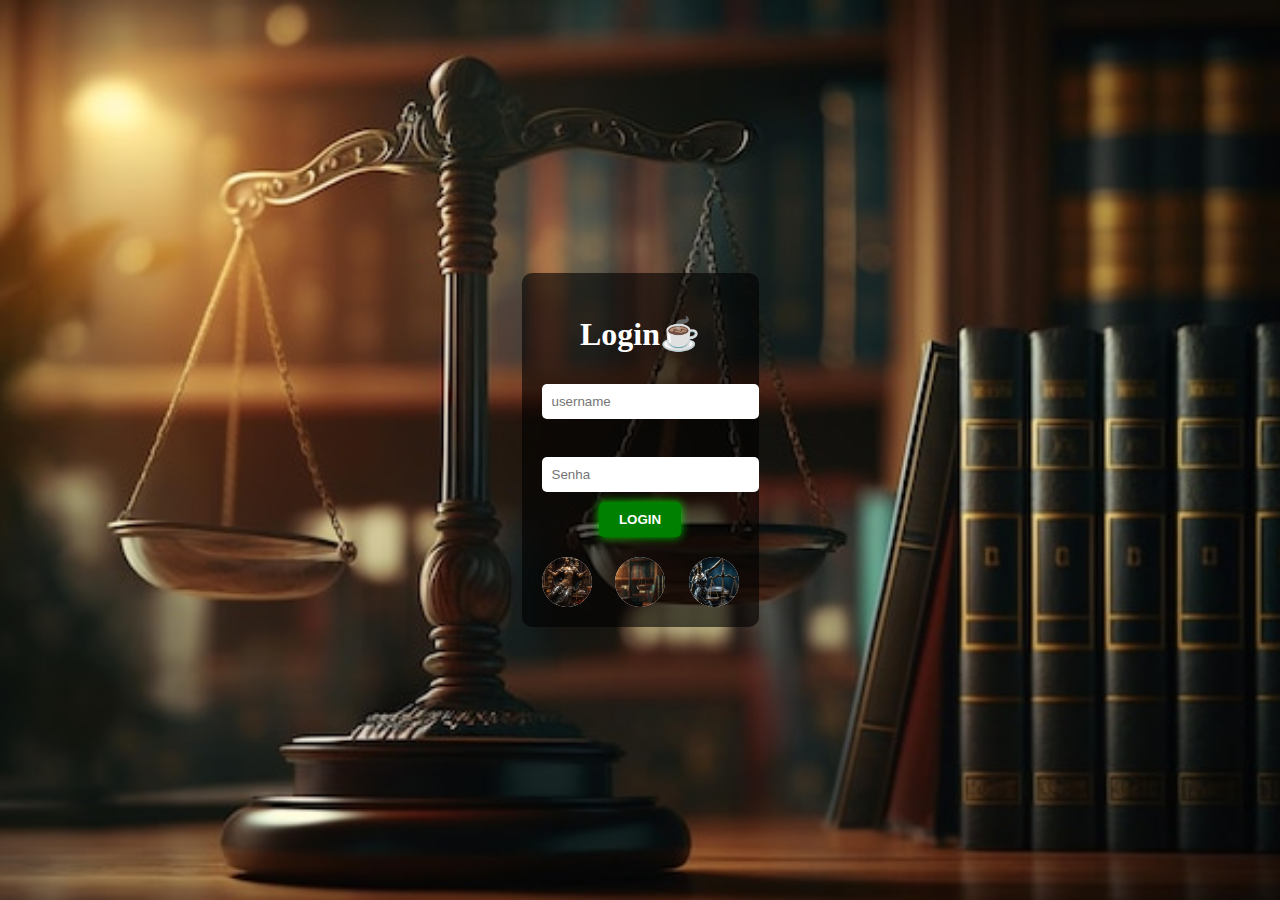
<file: index.html>
<!DOCTYPE html>
<html>
<head>
  <title>login</title>
  <meta name="viewport" content="width=device-width, initial-scale=1, maximum-scale=1, user-scalable=no">
  <style>
    /* Estilos CSS */
    body {
      background-image: url('foto.jpg');
      background-size: cover;
      background-repeat: no-repeat;
      background-attachment: fixed;
      background-position: center;
      margin: 0;
      display: flex;
      justify-content: center;
      align-items: center;
      height: 100vh;
      overflow: hidden; /* Remover rolagem */
      zoom: 1; /* Remover zoom */
    }

    .login-container {
      background-color: rgba(0, 0, 0, 0.6); /* Quadrado preto fosco */
      padding: 20px;
      border-radius: 10px;
      text-align: center;
      max-width: 80%;
      color: white;
    }

    .cadastro-button {
      background-color: green;
      color: white;
      padding: 10px 20px;
      border: none;
      border-radius: 5px;
      cursor: pointer;
      transition: background-color 0.3s ease; /* Efeito de transição */
      font-weight: bold;
      text-transform: uppercase;
      box-shadow: 0 0 10px rgba(0, 255, 0, 0.8); /* Efeito florescente brilhante */
    }

    .cadastro-button:hover {
      background-color: limegreen; /* Efeito ao passar o mouse (florescente verde) */
    }

    input[type="email"], input[type="password"] {
      width: 100%;
      padding: 10px;
      margin: 10px 0;
      border: none;
      border-radius: 5px;
    }

    .social-login-icons {
      display: flex;
      justify-content: space-between;
      margin-top: 20px;
    }

    .social-login-icon {
      background-color: #fff;
      border-radius: 50%;
      width: 50px;
      height: 50px;
      display: flex;
      justify-content: center;
      align-items: center;
      cursor: pointer;
    }

    .social-login-icon img {
      max-width: 100%;
      max-height: 100%;
    }
    <!-- css -->
    /* Estilos CSS para logos redondas */
.social-login-icon {
  width: 50px;
  height: 50px;
  border-radius: 50%;
  overflow: hidden;
}

.social-login-icon img {
  width: 100%;
  height: 100%;
  object-fit: cover;
  border-radius: 50%;
}

  </style>
</head>
<body>
  <div class="login-container">
    <h1>Login☕</h1>
    <form>
      <input type="email" placeholder="username">
      <br>
      <input type="password" placeholder="Senha">
      <br>
      <button class="cadastro-button" id="login-button" type="submit">Login</button>

<script>
document.getElementById("login-button").addEventListener("click", function() {
    window.location.href = "intro.html"; // Substitua "intro.html" pelo caminho do arquivo de destino.
});
</script>
   
    </form>

    <div class="social-login-icons">
      <a href="intro.html">
        <div class="social-login-icon">
          <img src="log1.jpg" alt="eu sou Vinícius">
        </div>
      </a>
      <a href="intro.html">
        <div class="social-login-icon">
          <img src="log2.jpg" alt="eu sou Vinícius">
        </div>
      </a>
      <a href="intro.html">
        <div class="social-login-icon">
          <img src="log3.jpg" alt="eu sou Vinícius">
        </div>
      </a>
    </div>
<script>
    document.addEventListener("DOMContentLoaded", function() {
        const loginForm = document.querySelector("form");
        const usernameInput = document.querySelector('input[type="email"]');
        const passwordInput = document.querySelector('input[type="password"]');
        const loginButton = document.querySelector(".cadastro-button");

        loginForm.addEventListener("submit", function (event) {
            if (!usernameInput.value || !passwordInput.value) {
                event.preventDefault(); // Impede o envio do formulário
            }
        });

        // Desativar o botão de login inicialmente
        loginButton.disabled = true;

        // Ativar o botão de login quando ambos os campos estiverem preenchidos
        usernameInput.addEventListener("input", toggleLoginButton);
        passwordInput.addEventListener("input", toggleLoginButton);

        function toggleLoginButton() {
            if (usernameInput.value && passwordInput.value) {
                loginButton.disabled = false;
            } else {
                loginButton.disabled = true;
            }
        }
    });
</script>
<!-- clouds -->
<script>
    document.addEventListener("DOMContentLoaded", function() {
        const usernameInput = document.querySelector('input[type="email"]');
        const messageElement = document.createElement('div');
        messageElement.style.color = 'red';
        messageElement.style.fontSize = '14px';

        usernameInput.addEventListener('input', function() {
            if (usernameInput.value.includes('@')) {
                messageElement.textContent = 'Não use e-mail, utilize apenas o nome de usuário.';
            } else {
                messageElement.textContent = '';
            }
        });

        usernameInput.insertAdjacentElement('afterend', messageElement);
    });
    

    document.addEventListener("DOMContentLoaded", function() {
        const loginForm = document.querySelector("form");
        const usernameInput = document.querySelector('#usernameInput');

        loginForm.addEventListener("submit", function (event) {
            event.preventDefault(); // Impede o envio do formulário
            const username = usernameInput.value.trim(); // Obtém o nome de usuário
            if (username) {
                localStorage.setItem('username', username); // Salva o nome de usuário no localStorage
                window.location.href = "intro.html"; // Redireciona para a introdução
            }
        });
    });

</script>

</body>
</html>
</file>
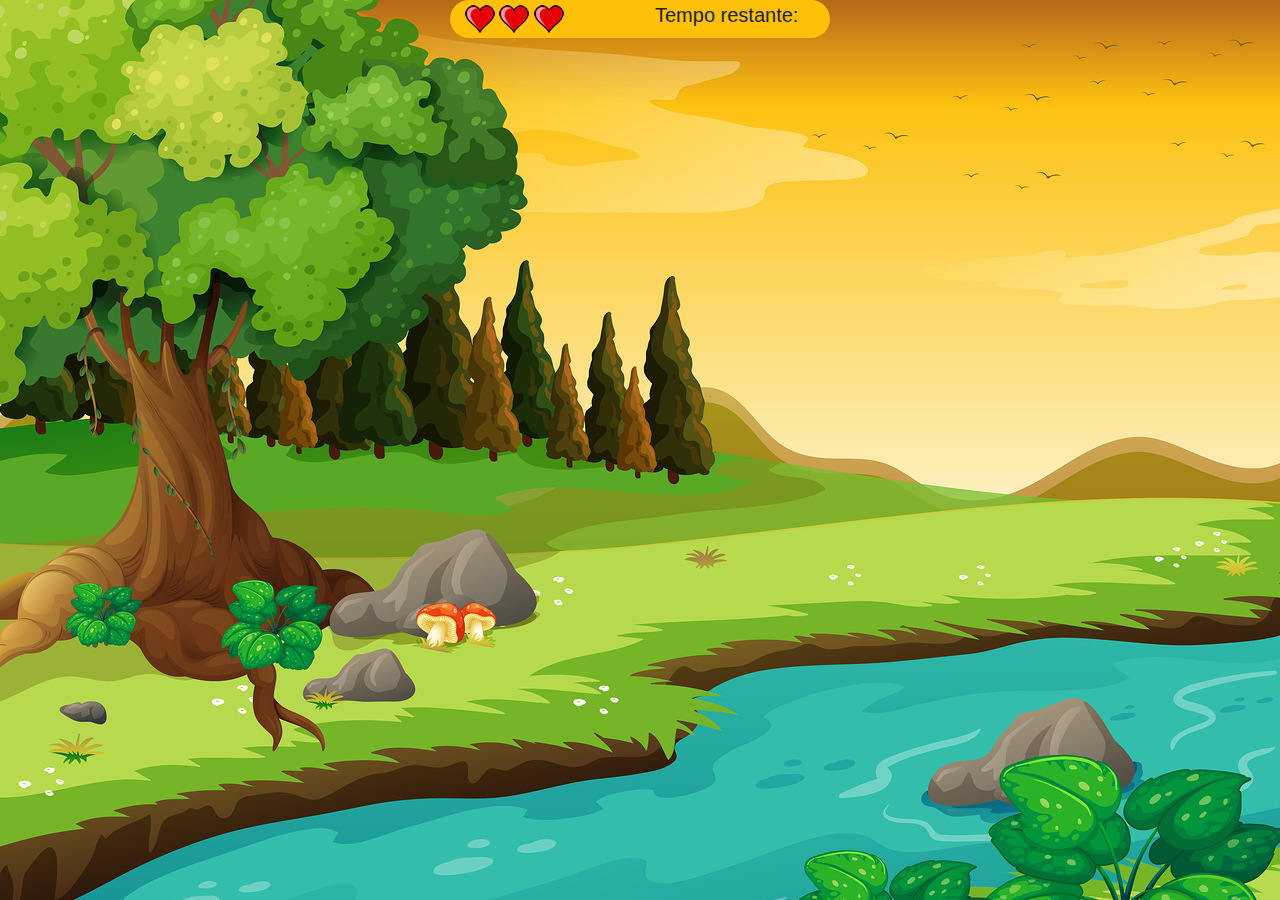
<file: app.html>
<!doctype html>
<html lang="pt-br">

<head>
    <title>Mata Mosquito - Inicio</title>
    <!-- Required meta tags -->
    <meta charset="utf-8">
    <meta name="viewport" content="width=device-width, initial-scale=1, shrink-to-fit=no">

    <!-- Bootstrap CSS -->
    <link rel="stylesheet" href="https://stackpath.bootstrapcdn.com/bootstrap/4.3.1/css/bootstrap.min.css"
        integrity="sha384-ggOyR0iXCbMQv3Xipma34MD+dH/1fQ784/j6cY/iJTQUOhcWr7x9JvoRxT2MZw1T" crossorigin="anonymous">

    <!-- Styles -->
    <link rel="stylesheet" href="css/style.css">
</head>

<body>

    <img src="img/mosca.png" alt="mosca" id="fly" onclick="changeWithClick()">
    <div class="container">
        <div class="row">

            <div class="col"></div>

            <div class="col bg-warning rounded-pill">
                <div class="row align-items-center" id="area-placar">
                    <div class="col" id="placar">
                        <img src="img/coracao_cheio.png" alt="coração cheio" id="heart0">
                        <img src="img/coracao_cheio.png" alt="coração cheio" id="heart1">
                        <img src="img/coracao_cheio.png" alt="coração cheio" id="heart2">
                    </div>
                    <div class="col">
                        <span class="lead">Tempo restante:</span>
                        <span><h5 id="timer"></h5></span>
                    </div>
                </div>     
            </div>

            <div class="col"></div>
            
        </div>
    </div>


    <!-- Optional JavaScript -->
    <!-- jQuery first, then Popper.js, then Bootstrap JS -->
    <script src="https://code.jquery.com/jquery-3.3.1.slim.min.js"
        integrity="sha384-q8i/X+965DzO0rT7abK41JStQIAqVgRVzpbzo5smXKp4YfRvH+8abtTE1Pi6jizo"
        crossorigin="anonymous"></script>
    <script src="https://cdnjs.cloudflare.com/ajax/libs/popper.js/1.14.7/umd/popper.min.js"
        integrity="sha384-UO2eT0CpHqdSJQ6hJty5KVphtPhzWj9WO1clHTMGa3JDZwrnQq4sF86dIHNDz0W1"
        crossorigin="anonymous"></script>
    <script src="https://stackpath.bootstrapcdn.com/bootstrap/4.3.1/js/bootstrap.min.js"
        integrity="sha384-JjSmVgyd0p3pXB1rRibZUAYoIIy6OrQ6VrjIEaFf/nJGzIxFDsf4x0xIM+B07jRM"
        crossorigin="anonymous"></script>

    <script src="js/nivel.js"></script>
    <script src="js/mostraMosquito.js"></script>
    <script src="js/click.js"></script>
    <script src="js/coords.js"></script>
    <script src="js/counter.js"></script>
    
</body>

</html>
</file>
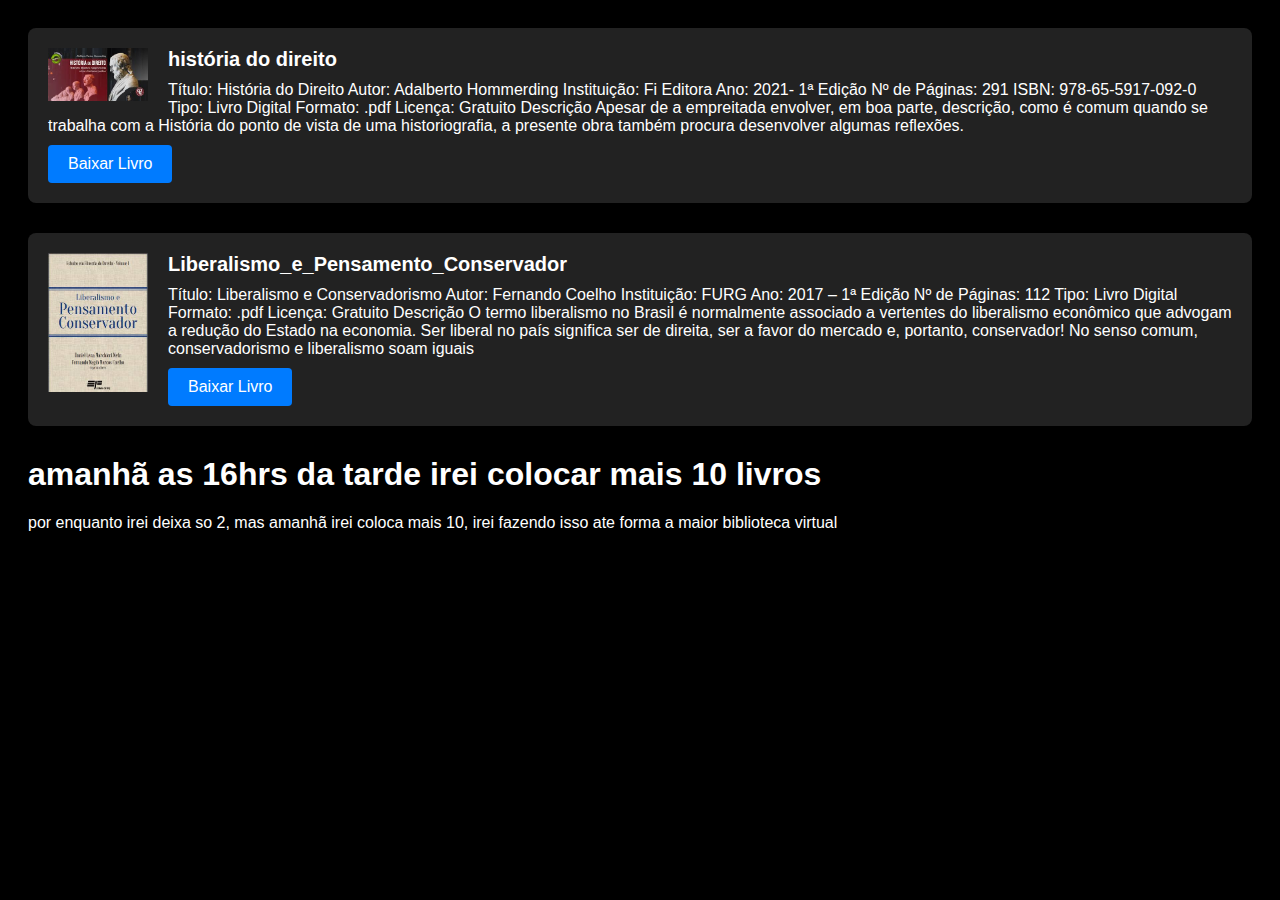
<file: book.html>
<!DOCTYPE html>
<html lang="en">
<head>
<meta charset="UTF-8">
<meta name="viewport" content="width=device-width, initial-scale=1.0">
<title>Meus Livros para Download</title>
<style>
    body {
        font-family: Arial, sans-serif;
        background-color: #000;
        color: #fff;
        padding: 20px;
    }
    .book-container {
        margin-bottom: 30px;
        padding: 20px;
        background-color: #222;
        border-radius: 8px;
    }
    .book-thumbnail {
        width: 100px;
        height: auto;
        float: left;
        margin-right: 20px;
    }
    .book-title {
        font-size: 20px;
        font-weight: bold;
    }
    .book-description {
        margin: 10px 0;
    }
    .download-button {
        display: inline-block;
        padding: 10px 20px;
        background-color: #007BFF;
        color: #fff;
        text-decoration: none;
        border-radius: 4px;
    }
    .download-button:hover {
        background-color: #0056b3;
    }
</style>
</head>
<body>

<div class="book-container">
    <img class="book-thumbnail" src="pdf/dir1.jpg" alt="Capa do Livro">
    <div class="book-details">
        <div class="book-title">história do direito</div>
        <div class="book-description">Título: História do Direito
Autor: Adalberto Hommerding
Instituição: Fi Editora
Ano: 2021- 1ª Edição
Nº de Páginas: 291
ISBN: 978-65-5917-092-0
Tipo: Livro Digital
Formato: .pdf
Licença: Gratuito

Descrição
Apesar de a empreitada envolver, em boa parte, descrição, como é comum quando se trabalha com a História do ponto de vista de uma historiografia, a presente obra também procura desenvolver algumas reflexões.</div>
        <a class="download-button" href="092 - Adalberto Narciso Hommerding.pdf" download>Baixar Livro </a>
    </div>
</div>

<div class="book-container">
    <img class="book-thumbnail" src="pdf/dir2.jpg" alt="Capa do Livro ">
    <div class="book-details">
        <div class="book-title">Liberalismo_e_Pensamento_Conservador</div>
        <div class="book-description">Título: Liberalismo e Conservadorismo
Autor: Fernando Coelho
Instituição: FURG
Ano: 2017 – 1ª Edição
Nº de Páginas: 112
Tipo: Livro Digital
Formato: .pdf
Licença: Gratuito

Descrição
O termo liberalismo no Brasil é normalmente associado a vertentes do liberalismo econômico que advogam a redução do Estado na economia. Ser liberal no país significa ser de direita, ser a favor do mercado e, portanto, conservador! No senso comum, conservadorismo e liberalismo soam iguais</div>
        <a class="download-button" href="2017_-_Liberalismo_e_Pensamento_Conservador.pdf" download>Baixar Livro</a>
    </div>
</div>

<h1>amanhã as 16hrs da tarde irei colocar mais 10 livros</h1>
<p>por enquanto irei deixa so 2, mas amanhã irei coloca mais 10, irei fazendo isso ate forma a maior biblioteca virtual</p>
<!-- Adicione mais livros conforme necessário -->

</body>
</html>
</file>
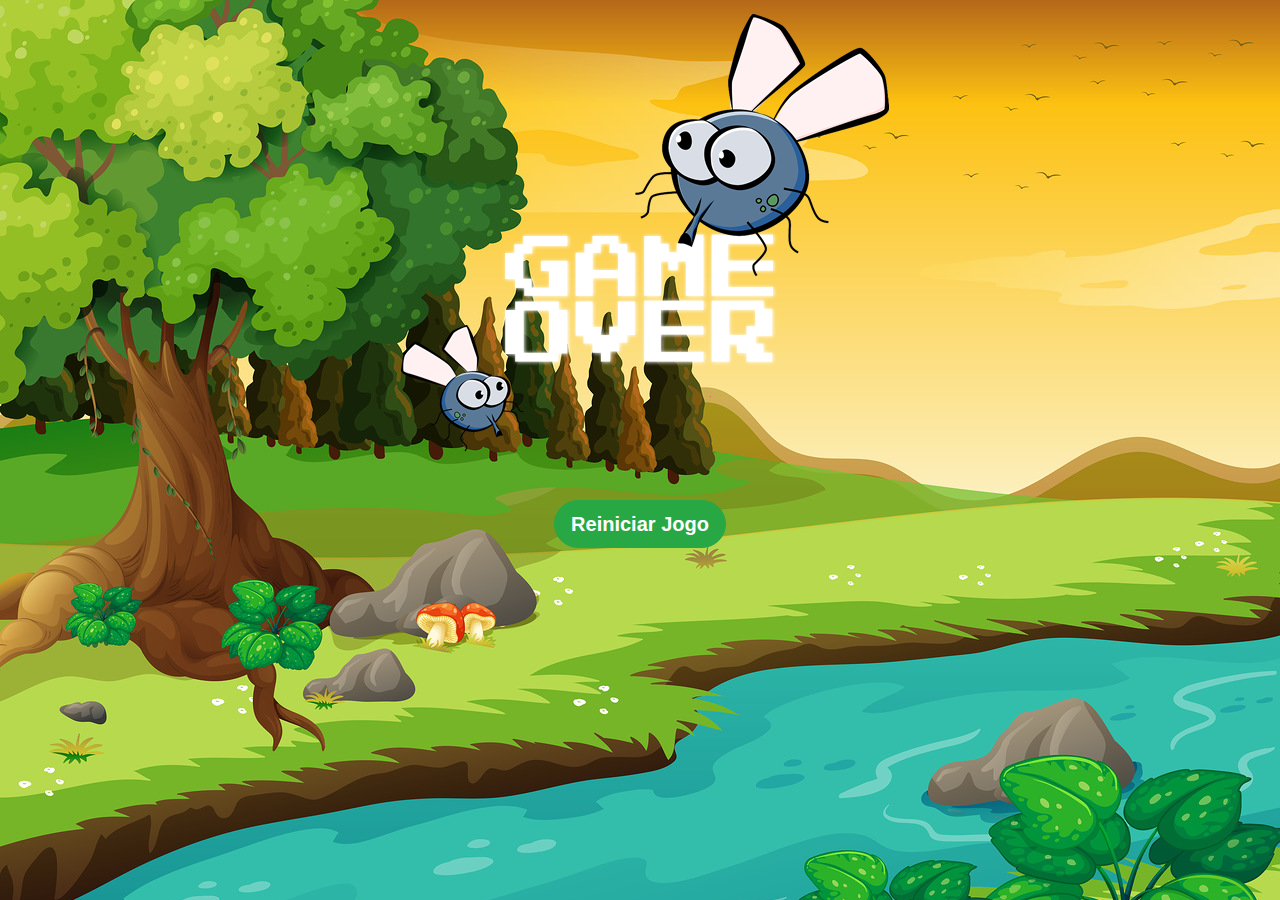
<file: endgame.html>
<!doctype html>
<html lang="pt-br">

<head>
    <title>Mata Mosquito - Inicio</title>
    <!-- Required meta tags -->
    <meta charset="utf-8">
    <meta name="viewport" content="width=device-width, initial-scale=1, shrink-to-fit=no">

    <!-- Bootstrap CSS -->
    <link rel="stylesheet" href="https://stackpath.bootstrapcdn.com/bootstrap/4.3.1/css/bootstrap.min.css"
        integrity="sha384-ggOyR0iXCbMQv3Xipma34MD+dH/1fQ784/j6cY/iJTQUOhcWr7x9JvoRxT2MZw1T" crossorigin="anonymous">

    <!-- Styles -->
    <link rel="stylesheet" href="css/style.css">
</head>

<body>
    <div class="container">
        <div class="row justify-content-center">
            <div>
                <img src="img/game_over.png" class="img-fluid ${3|rounded-top,rounded-right,rounded-bottom,rounded-left,rounded-circle,|}" alt="Fim de jogo">
            </div>
        </div>
        <div class="row justify-content-center">
            <div>
                <a name="restartBtn" id="restartBtn" class="btn btn-success font-weight-bolder rounded-pill btn-lg" href="index.html" role="button">Reiniciar Jogo</a>
            </div>
        </div>
    </div>
    


    <!-- Optional JavaScript -->
    <!-- jQuery first, then Popper.js, then Bootstrap JS -->
    <script src="https://code.jquery.com/jquery-3.3.1.slim.min.js"
        integrity="sha384-q8i/X+965DzO0rT7abK41JStQIAqVgRVzpbzo5smXKp4YfRvH+8abtTE1Pi6jizo"
        crossorigin="anonymous"></script>
    <script src="https://cdnjs.cloudflare.com/ajax/libs/popper.js/1.14.7/umd/popper.min.js"
        integrity="sha384-UO2eT0CpHqdSJQ6hJty5KVphtPhzWj9WO1clHTMGa3JDZwrnQq4sF86dIHNDz0W1"
        crossorigin="anonymous"></script>
    <script src="https://stackpath.bootstrapcdn.com/bootstrap/4.3.1/js/bootstrap.min.js"
        integrity="sha384-JjSmVgyd0p3pXB1rRibZUAYoIIy6OrQ6VrjIEaFf/nJGzIxFDsf4x0xIM+B07jRM"
        crossorigin="anonymous"></script>

</body>

</html>
</file>
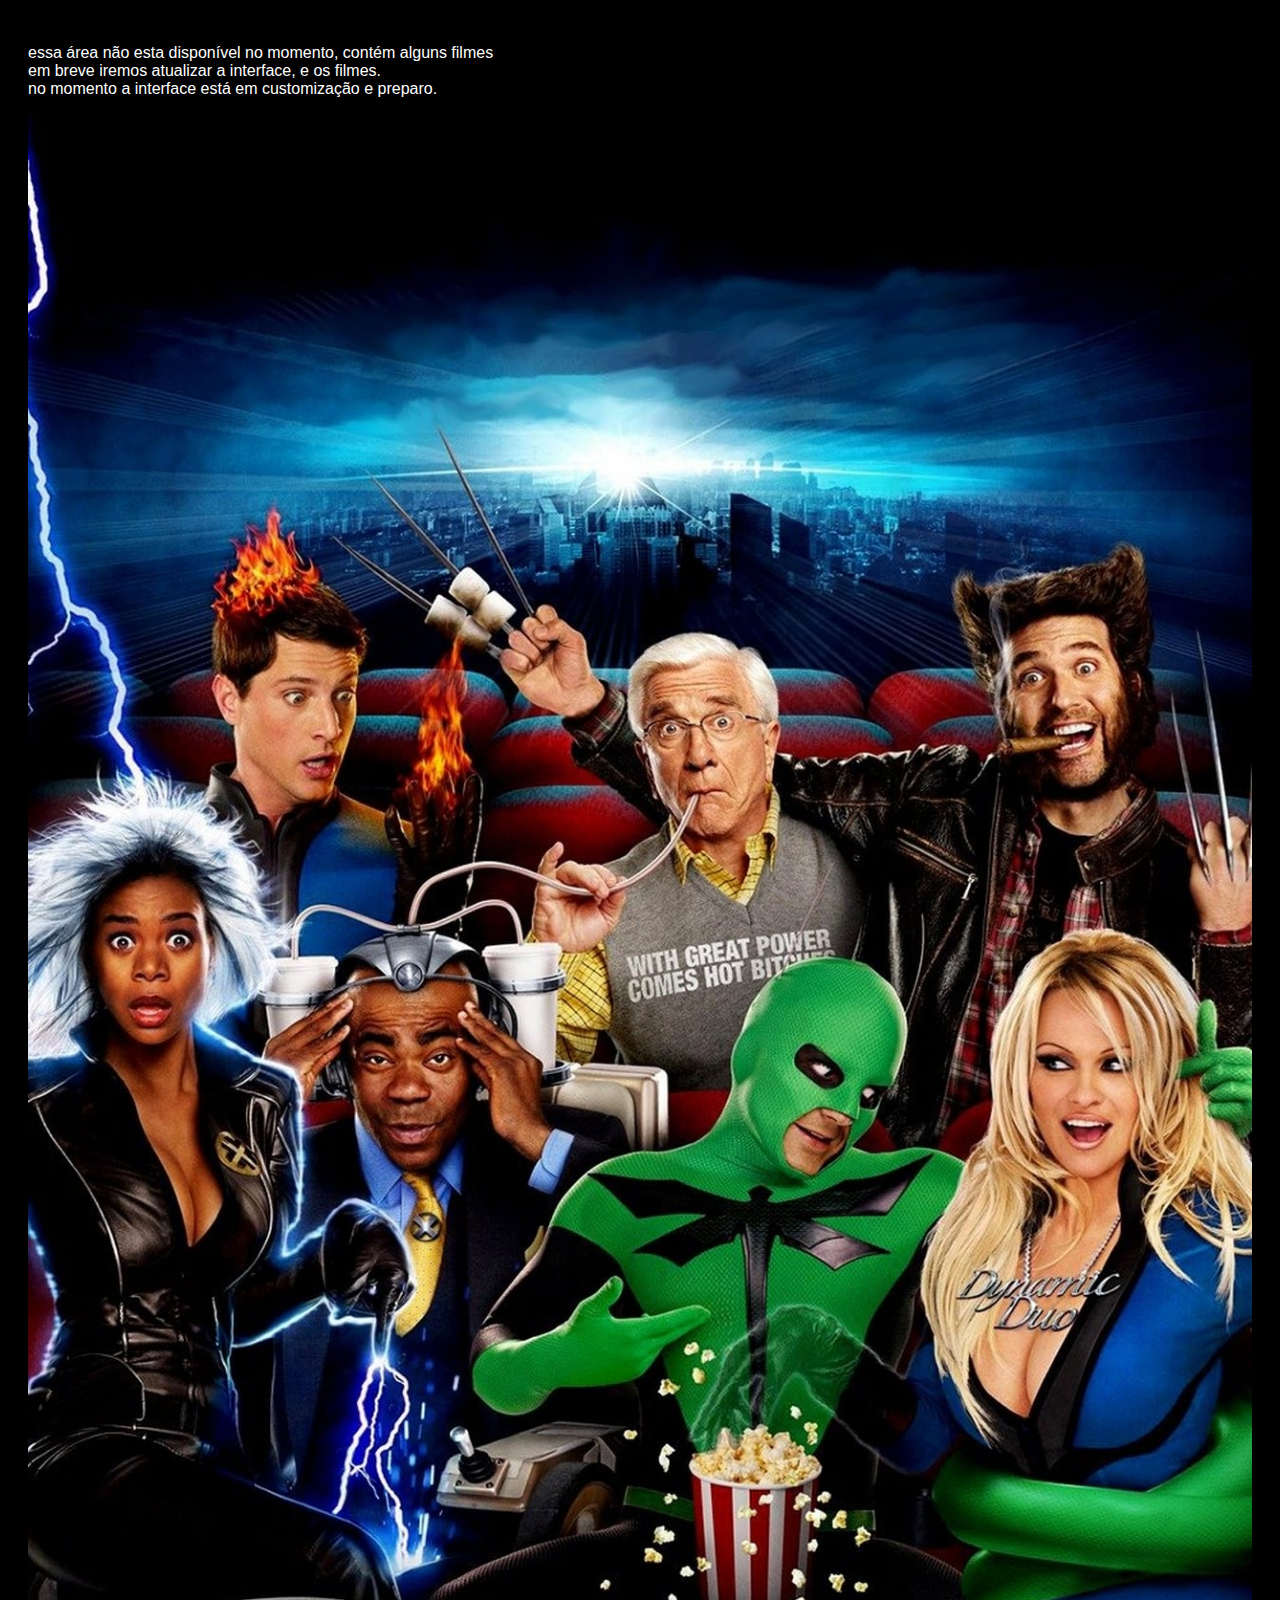
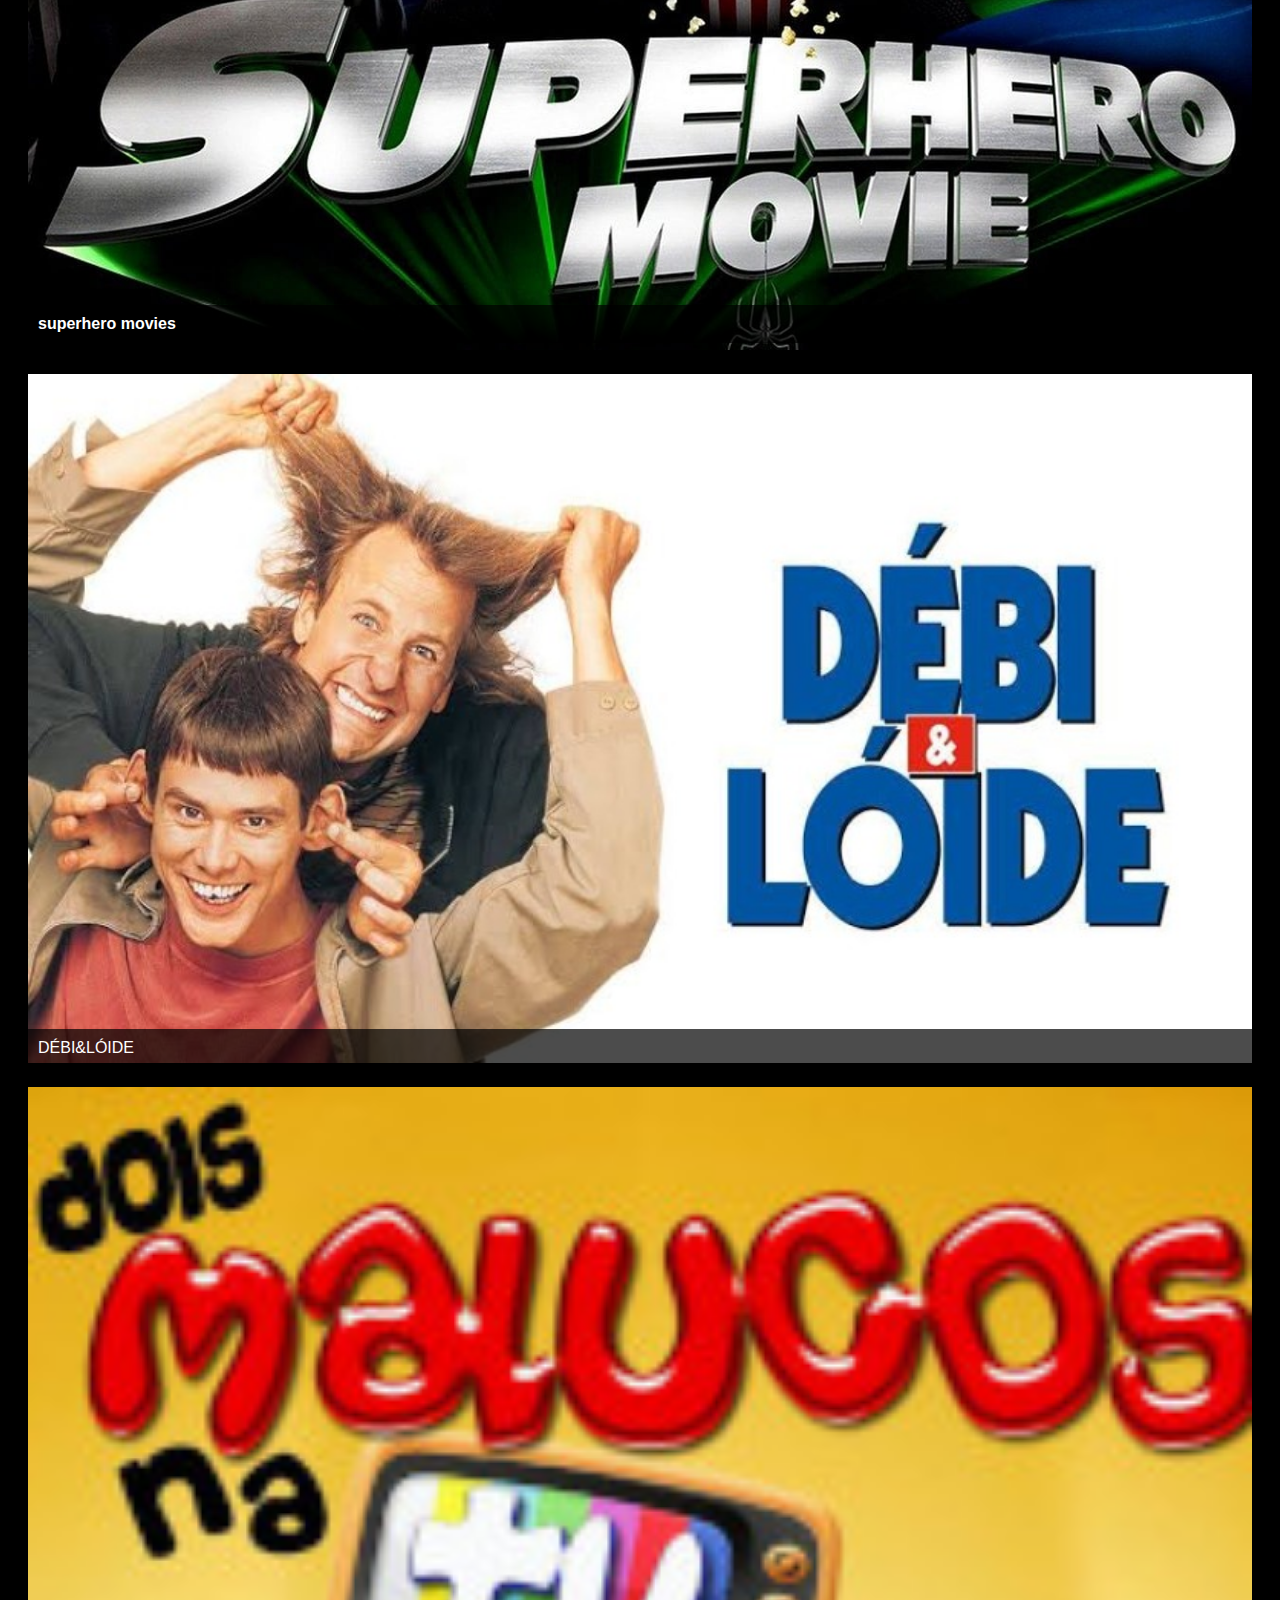
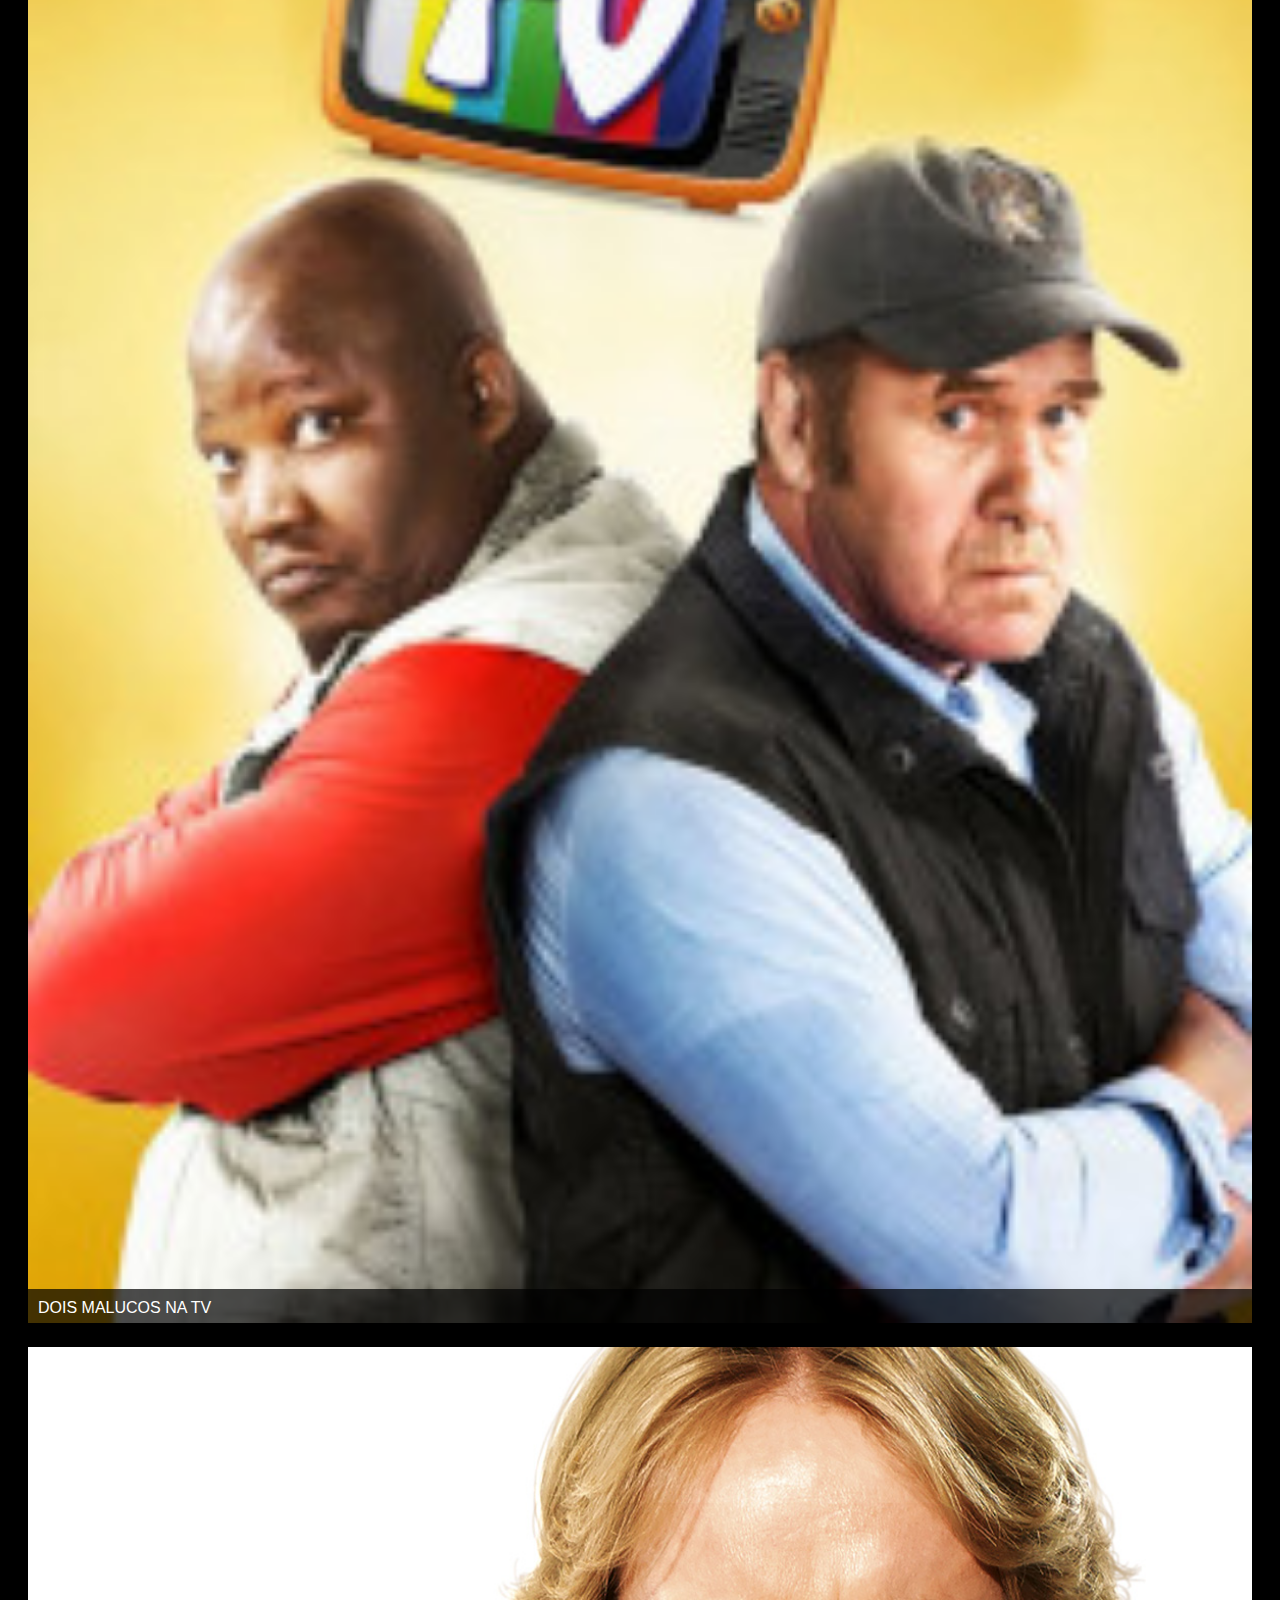
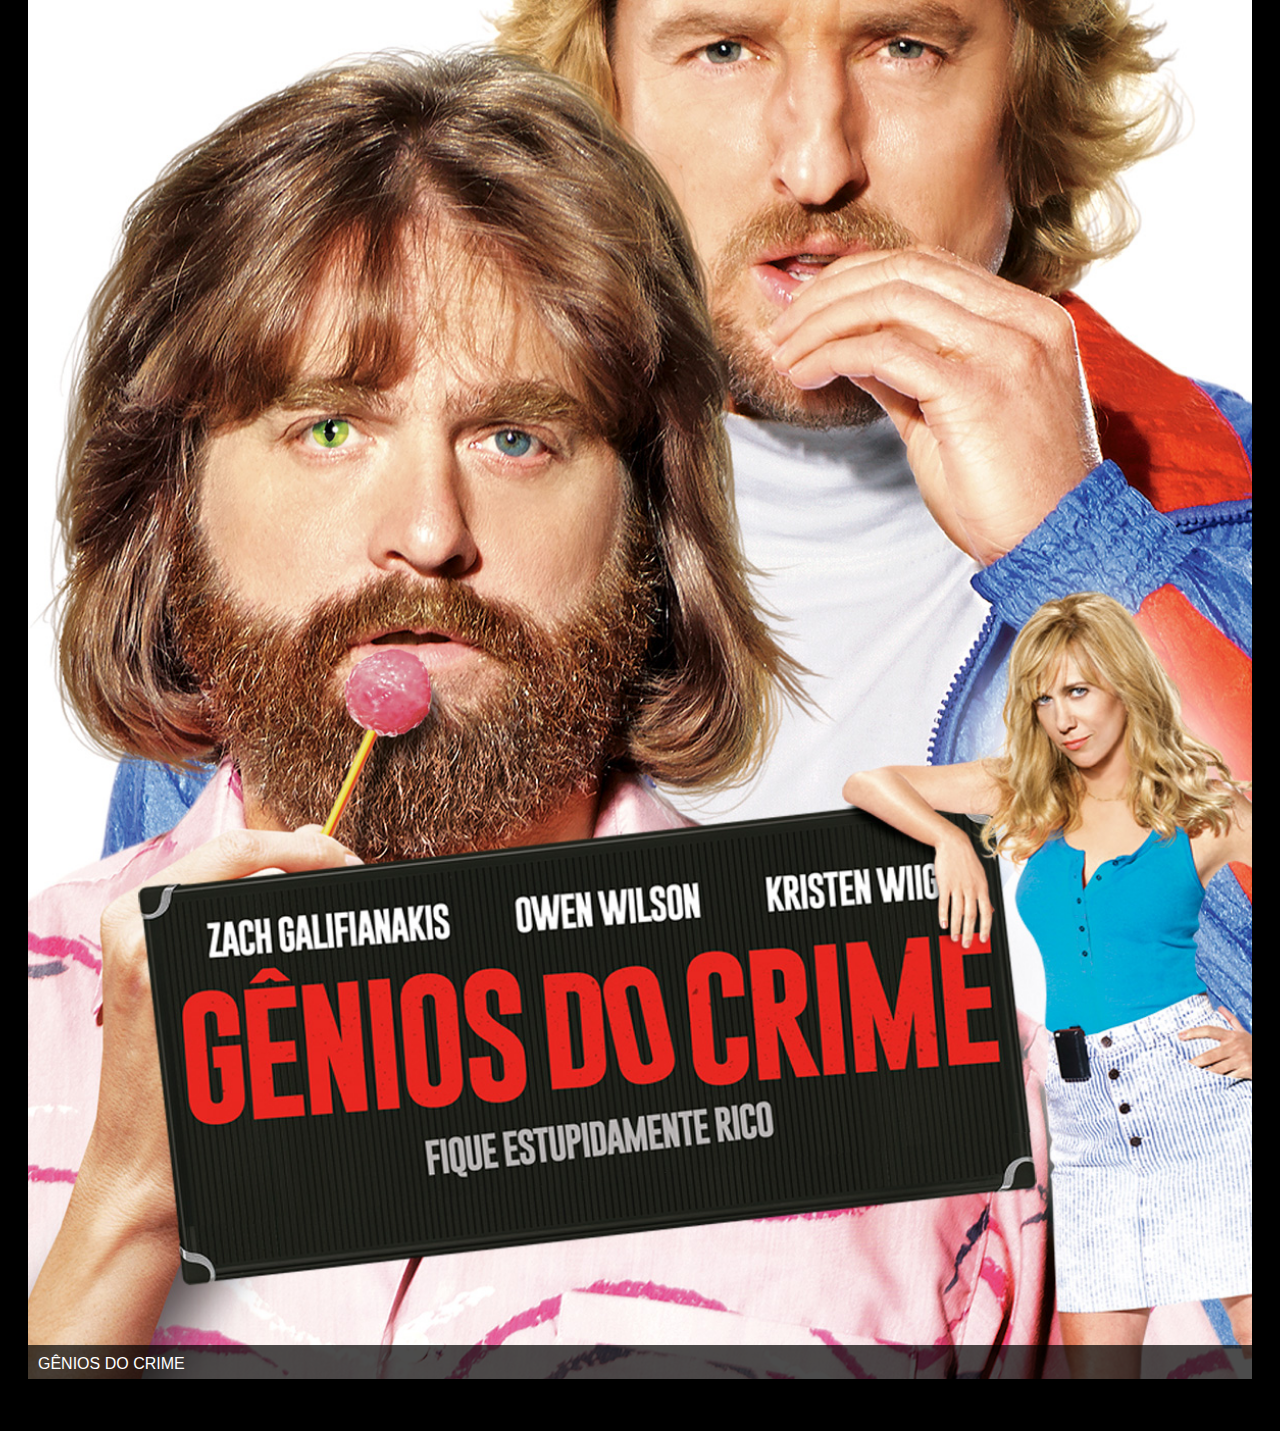
<file: filme.html>
<!DOCTYPE html>
<html lang="en">
<head>
<meta charset="UTF-8">
<meta name="viewport" content="width=device-width, initial-scale=1.0">
<title>vini flix</title>
<style>
    body {
        font-family: Arial, sans-serif;
        background-color: #000;
        color: #fff;
        padding: 20px;
    }
    .video-container {
        margin-bottom: 20px;
        position: relative;
        cursor: pointer;
    }
    .video-thumbnail {
        width: 100%;
        height: auto;
    }
    .video-title {
        position: absolute;
        bottom: 0;
        left: 0;
        width: 100%;
        background-color: rgba(0, 0, 0, 0.7);
        padding: 10px;
        box-sizing: border-box;
        font-size: 16px;
    }
</style>
</head>
<body>
<p> essa área não esta disponível no momento, contém alguns filmes<br>
em breve iremos atualizar a interface, e os filmes. <br>
no momento a interface está em customização e preparo.</p>

<div class="video-container" onclick="playVideo('VW2sKk6AJZo?si=tHud07VkNIqFU13m')">
    <img class="video-thumbnail" src="filme/superhero.jpg" alt="Thumbnail do Vídeo 1">
    <h1 class="video-title">superhero movies</h1>
</div>

<div class="video-container" onclick="playVideo('Jl9UNjyvl1w?si=uGlvCj_utY93GjBc')">
    <img class="video-thumbnail" src="filme/debi.jpg" alt="Thumbnail do Vídeo 2">
    <div class="video-title">DÉBI&LÓIDE</div>
</div>

<div class="video-container" onclick="playVideo('9HhzTrUQfas?si=VkBepN1RUFWKFm6l')">
    <img class="video-thumbnail" src="filme/tv.jpg" alt="Thumbnail do Vídeo 2">
    <div class="video-title">DOIS MALUCOS NA TV</div>
</div>

<div class="video-container" onclick="playVideo('RZrbFXW2aZk?si=sqsRDqb9ZpHWlrfR')">
    <img class="video-thumbnail" src="filme/crime.jpg" alt="Thumbnail do Vídeo 2">
    <div class="video-title">GÊNIOS DO CRIME</div>
</div>
<!-- Adicione mais vídeos conforme necessário -->

<script>
function playVideo(videoId) {
    var iframe = document.createElement('iframe');
    iframe.setAttribute('width', '560');
    iframe.setAttribute('height', '315');
    iframe.setAttribute('src', 'https://www.youtube.com/embed/' + videoId);
    iframe.setAttribute('frameborder', '0');
    iframe.setAttribute('allow', 'accelerometer; autoplay; clipboard-write; encrypted-media; gyroscope; picture-in-picture');
    iframe.setAttribute('allowfullscreen', '');
    
    var videoContainer = document.querySelector('.video-container');
    videoContainer.innerHTML = '';
    videoContainer.appendChild(iframe);
}
</script>

</body>
</html>
</file>
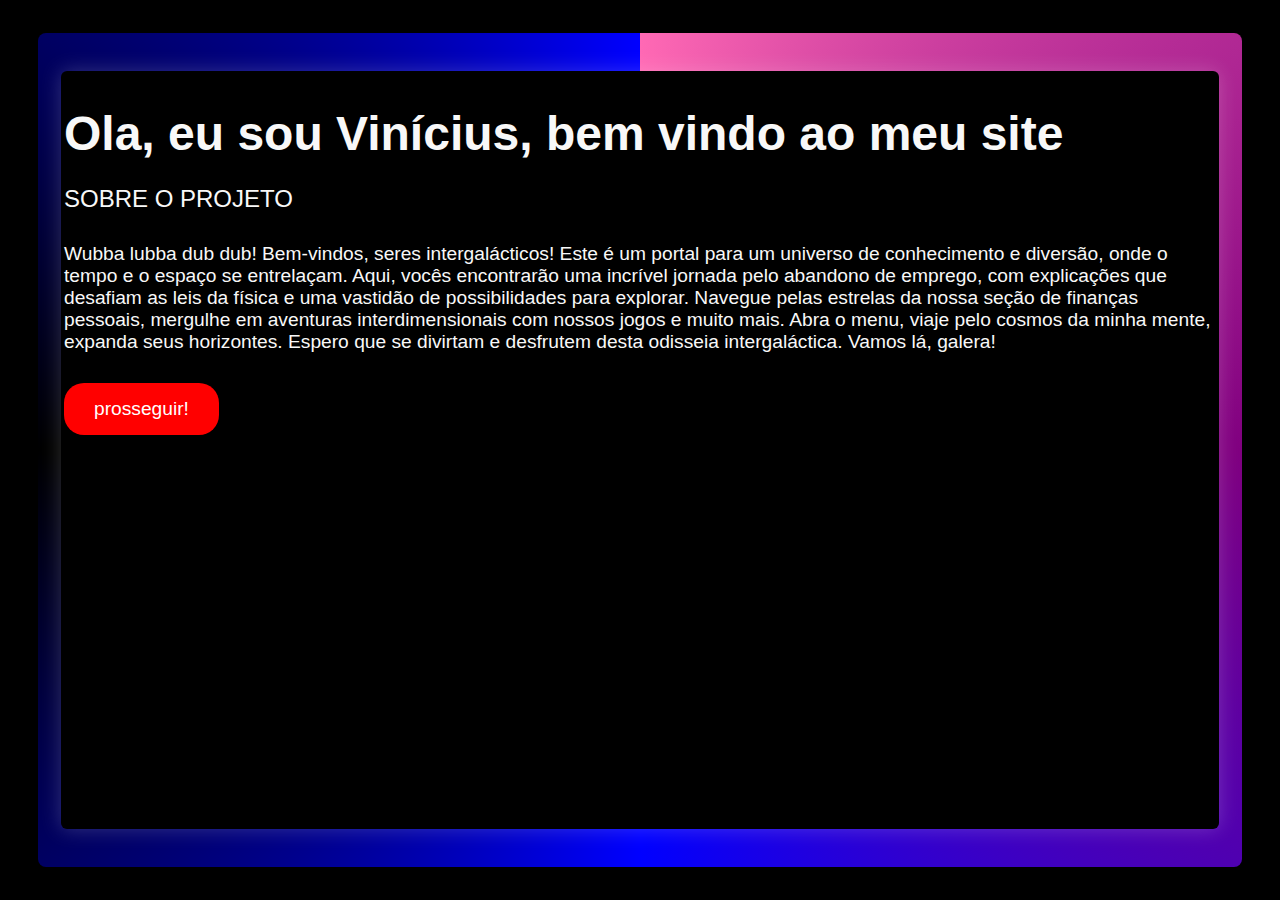
<file: intro.html>
<!DOCTYPE html>
<html lang="en">
<head>
    <meta charset="UTF-8">
    <meta name="viewport" content="width=device-width, initial-scale=1.0">
    <title>Vire um influenciador </title>
    <style>
        @property --rotate {
            syntax: "<angle>";
            initial-value: 0deg;
            inherits: false;
        }

        body {
            height: 100vh;
            width: 100vw;
            background: black; /* Fundo preto */
            display: flex;
            align-items: center;
            justify-content: center;
            flex-direction: column;
            padding-top: 2rem;
            padding-bottom: 2rem;
            box-sizing: border-box;
            margin: 0;
            color: #f8f8f8; /* Letras brancas */
            font-family: Arial, sans-serif;
        }

        .container {
            background: black; /* Fundo preto */
            width: 90%;
            height: 90%;
            padding: 3px;
            position: relative;
            border-radius: 6px;
            box-shadow: 0 0 20px rgba(255, 255, 255, 0.2); /* Sombra suave */
        }

        .container::before {
            content: "";
            display: block;
            width: 104%;
            height: 110%;
            border-radius: 8px;
            background: conic-gradient(
                    from var(--rotate) at 50% 50%,
                    #ff69b4 0%, /* Rosa */
                    #800080 25%, /* Roxo */
                    #0000ff 50%, /* Azul */
                    #000 75%, /* Preto */
                    #0000ff 100% /* Azul */
                ),
                #8bdbe5; /* Azul claro */
            position: absolute;
            z-index: -1;
            top: -5%;
            left: -2%;
            animation: spin 10s linear infinite; /* Velocidade reduzida */
        }

        @keyframes spin {
            0% {
                --rotate: 0deg;
            }
            100% {
                --rotate: 360deg;
            }
        }

        .title {
            font-size: 3rem;
            margin-bottom: 20px;
            text-shadow: 2px 2px 4px rgba(0, 0, 0, 0.5);
        }

        .subtitle {
            font-size: 1.5rem;
            margin-bottom: 30px;
            text-shadow: 2px 2px 4px rgba(0, 0, 0, 0.5);
        }

        .content {
            font-size: 1.2rem;
            text-shadow: 1px 1px 2px rgba(0, 0, 0, 0.5);
            margin-bottom: 30px;
        }

        .redirect-button {
            background-color: #ff0000; /* Vermelho */
            color: white;
            padding: 15px 30px;
            border: none;
            border-radius: 20px; /* Bordas redondas */
            font-size: 1.2rem;
            cursor: pointer;
            transition: background-color 0.3s ease; /* Efeito de transição */
        }

        .redirect-button:hover {
            background-color: #cc0000; /* Vermelho mais escuro ao passar o mouse */
        }
    </style>
</head>
<body>
    <div class="container">
        <h1 class="title">Ola, eu sou Vinícius, bem vindo ao meu site</h1>
        <p class="subtitle">SOBRE O PROJETO</p>
        <p class="content"> Wubba lubba dub dub! Bem-vindos, seres intergalácticos! Este é um portal para um universo de conhecimento e diversão, onde o tempo e o espaço se entrelaçam. Aqui, vocês encontrarão uma incrível jornada pelo abandono de emprego, com explicações que desafiam as leis da física e uma vastidão de possibilidades para explorar. Navegue pelas estrelas da nossa seção de finanças pessoais, mergulhe em aventuras interdimensionais com nossos jogos e muito mais. Abra o menu, viaje pelo cosmos da minha mente, expanda seus horizontes. Espero que se divirtam e desfrutem desta odisseia intergaláctica. Vamos lá, galera!</p>
        <button class="redirect-button" onclick="window.location.href='vini.html'">prosseguir!</button>
    </div>
</body>
</html>
</file>
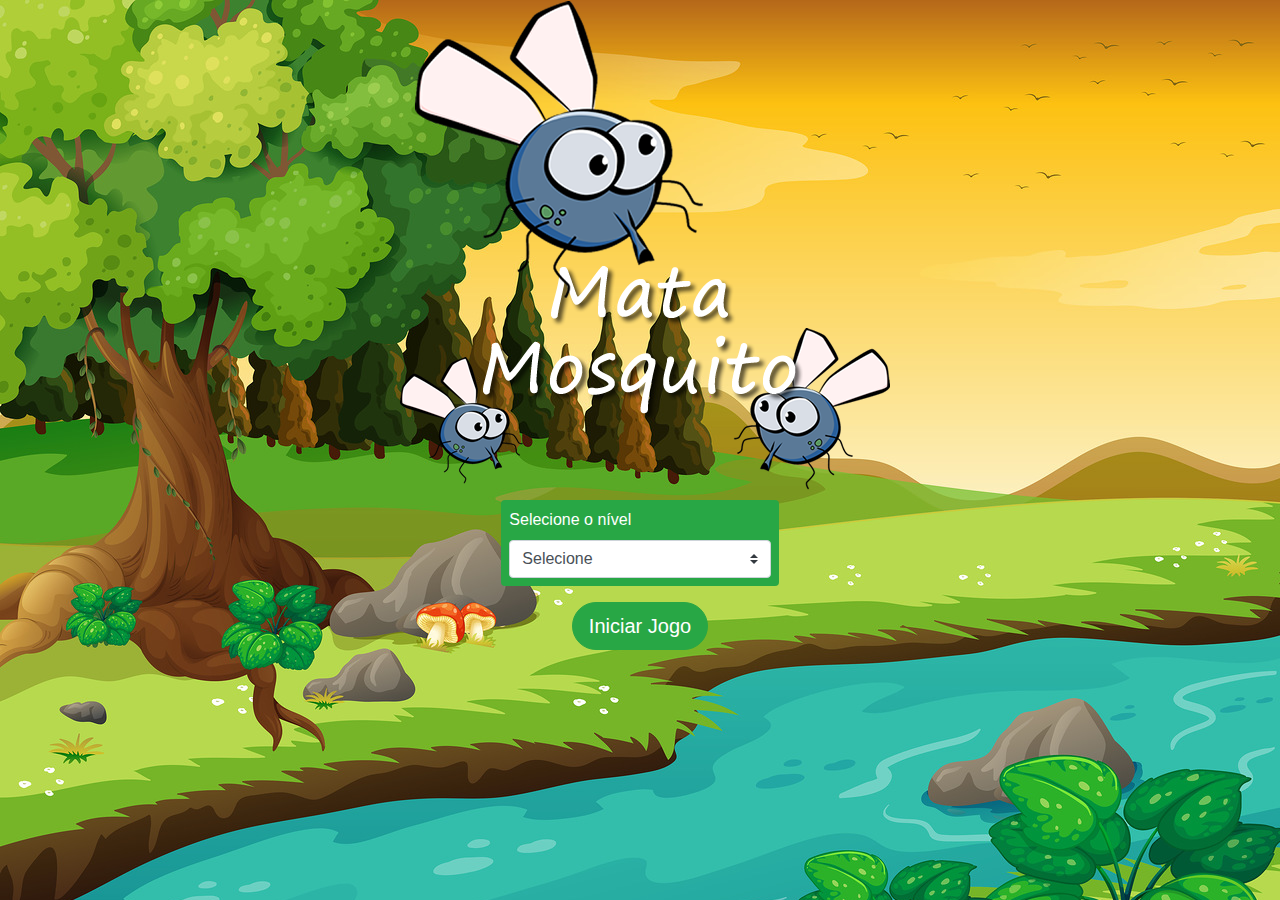
<file: jogo.html>
<!doctype html>
<html lang="pt-br">

<head>
    <title>Mata Mosquito - Inicio</title>
    <!-- Required meta tags -->
    <meta charset="utf-8">
    <meta name="viewport" content="width=device-width, initial-scale=1, shrink-to-fit=no">

    <!-- Bootstrap CSS -->
    <link rel="stylesheet" href="https://stackpath.bootstrapcdn.com/bootstrap/4.3.1/css/bootstrap.min.css"
        integrity="sha384-ggOyR0iXCbMQv3Xipma34MD+dH/1fQ784/j6cY/iJTQUOhcWr7x9JvoRxT2MZw1T" crossorigin="anonymous">

    <!-- Styles -->
    <link rel="stylesheet" href="css/style.css">
</head>

<body>
    <div class="container">
        <div class="row justify-content-center">
            <div>
                <img src="img/game.png"
                    class="img-fluid ${3|rounded-top,rounded-right,rounded-bottom,rounded-left,rounded-circle,|}"
                    alt="Fim de jogo">
            </div>
        </div>
        <div class="row justify-content-center">
            <div class="form-group bg-success text-white p-2 rounded">
                <label for="dificuldade">Selecione o nível</label>
                <select class="custom-select" name="dificuldade" id="dificuldade">
                    <option value="" selected>Selecione</option>
                    <option value="facil">Fácil</option>
                    <option value="normal">Normal</option>
                    <option value="dificil">Chuck Norris</option>
                </select>
            </div>
        </div>
        <div class="row justify-content-center">
            <div>
                <button type="button" class="btn btn-success rounded-pill btn-lg" onclick="iniciarJogo()"> Iniciar Jogo</button>
            </div>
        </div>
    </div>



    <!-- Optional JavaScript -->
    <!-- jQuery first, then Popper.js, then Bootstrap JS -->
    <script src="https://code.jquery.com/jquery-3.3.1.slim.min.js"
        integrity="sha384-q8i/X+965DzO0rT7abK41JStQIAqVgRVzpbzo5smXKp4YfRvH+8abtTE1Pi6jizo"
        crossorigin="anonymous"></script>
    <script src="https://cdnjs.cloudflare.com/ajax/libs/popper.js/1.14.7/umd/popper.min.js"
        integrity="sha384-UO2eT0CpHqdSJQ6hJty5KVphtPhzWj9WO1clHTMGa3JDZwrnQq4sF86dIHNDz0W1"
        crossorigin="anonymous"></script>
    <script src="https://stackpath.bootstrapcdn.com/bootstrap/4.3.1/js/bootstrap.min.js"
        integrity="sha384-JjSmVgyd0p3pXB1rRibZUAYoIIy6OrQ6VrjIEaFf/nJGzIxFDsf4x0xIM+B07jRM"
        crossorigin="anonymous"></script>

    <script src="js/iniciarJogo.js"></script>
</body>

</html>
</file>
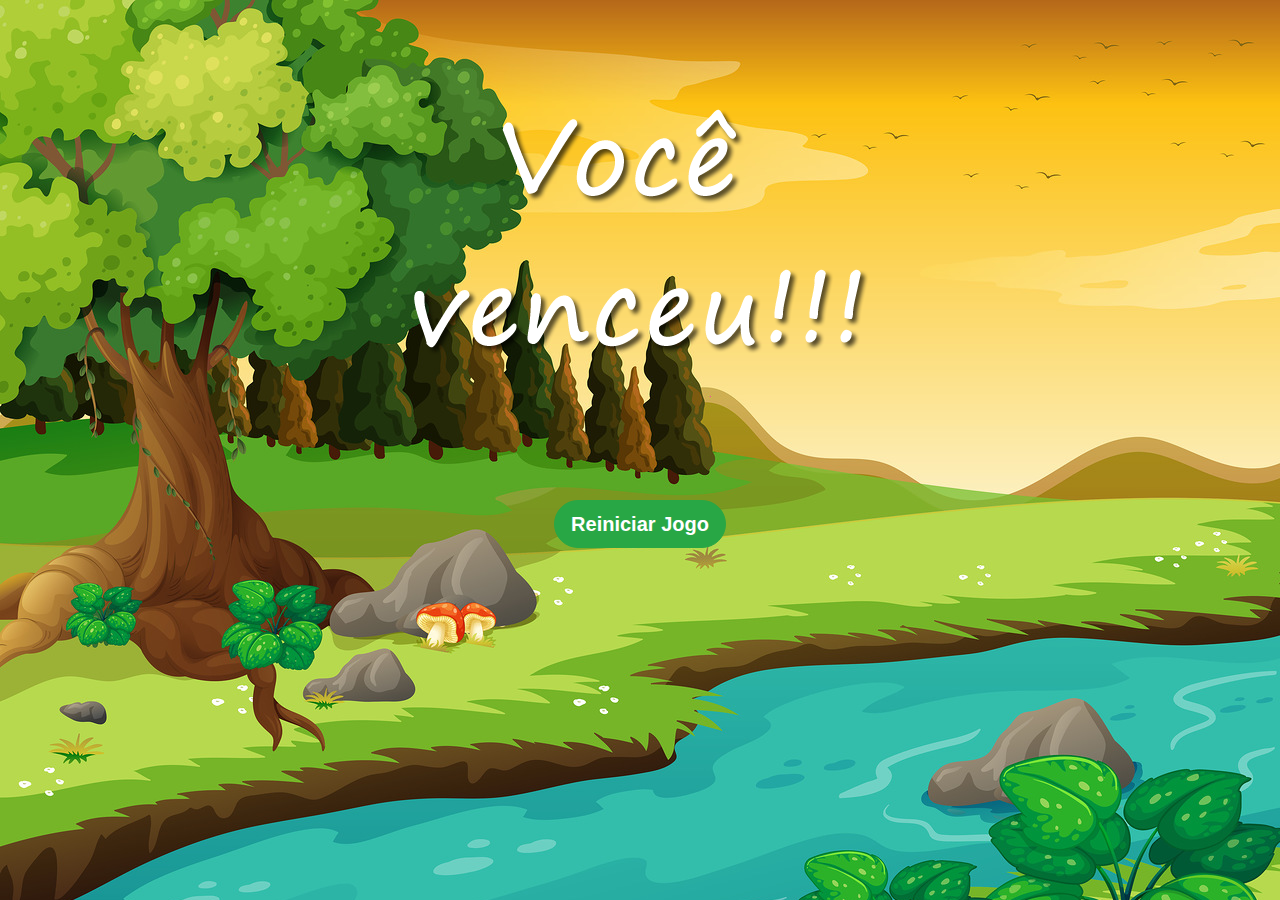
<file: victory.html>
<!doctype html>
<html lang="pt-br">

<head>
    <title>Mata Mosquito - Inicio</title>
    <!-- Required meta tags -->
    <meta charset="utf-8">
    <meta name="viewport" content="width=device-width, initial-scale=1, shrink-to-fit=no">

    <!-- Bootstrap CSS -->
    <link rel="stylesheet" href="https://stackpath.bootstrapcdn.com/bootstrap/4.3.1/css/bootstrap.min.css"
        integrity="sha384-ggOyR0iXCbMQv3Xipma34MD+dH/1fQ784/j6cY/iJTQUOhcWr7x9JvoRxT2MZw1T" crossorigin="anonymous">

    <!-- Styles -->
    <link rel="stylesheet" href="css/style.css">
</head>

<body>
    <div class="container">
        <div class="row justify-content-center">
            <div>
                <img src="img/vitoria.png" class="img-fluid ${3|rounded-top,rounded-right,rounded-bottom,rounded-left,rounded-circle,|}" alt="Fim de jogo">
            </div>
        </div>
        <div class="row justify-content-center">
            <div>
                <a name="restartBtn" id="restartBtn" class="btn btn-success font-weight-bolder rounded-pill btn-lg" href="index.html" role="button">Reiniciar Jogo</a>
            </div>
        </div>
    </div>
    


    <!-- Optional JavaScript -->
    <!-- jQuery first, then Popper.js, then Bootstrap JS -->
    <script src="https://code.jquery.com/jquery-3.3.1.slim.min.js"
        integrity="sha384-q8i/X+965DzO0rT7abK41JStQIAqVgRVzpbzo5smXKp4YfRvH+8abtTE1Pi6jizo"
        crossorigin="anonymous"></script>
    <script src="https://cdnjs.cloudflare.com/ajax/libs/popper.js/1.14.7/umd/popper.min.js"
        integrity="sha384-UO2eT0CpHqdSJQ6hJty5KVphtPhzWj9WO1clHTMGa3JDZwrnQq4sF86dIHNDz0W1"
        crossorigin="anonymous"></script>
    <script src="https://stackpath.bootstrapcdn.com/bootstrap/4.3.1/js/bootstrap.min.js"
        integrity="sha384-JjSmVgyd0p3pXB1rRibZUAYoIIy6OrQ6VrjIEaFf/nJGzIxFDsf4x0xIM+B07jRM"
        crossorigin="anonymous"></script>

</body>

</html>
</file>
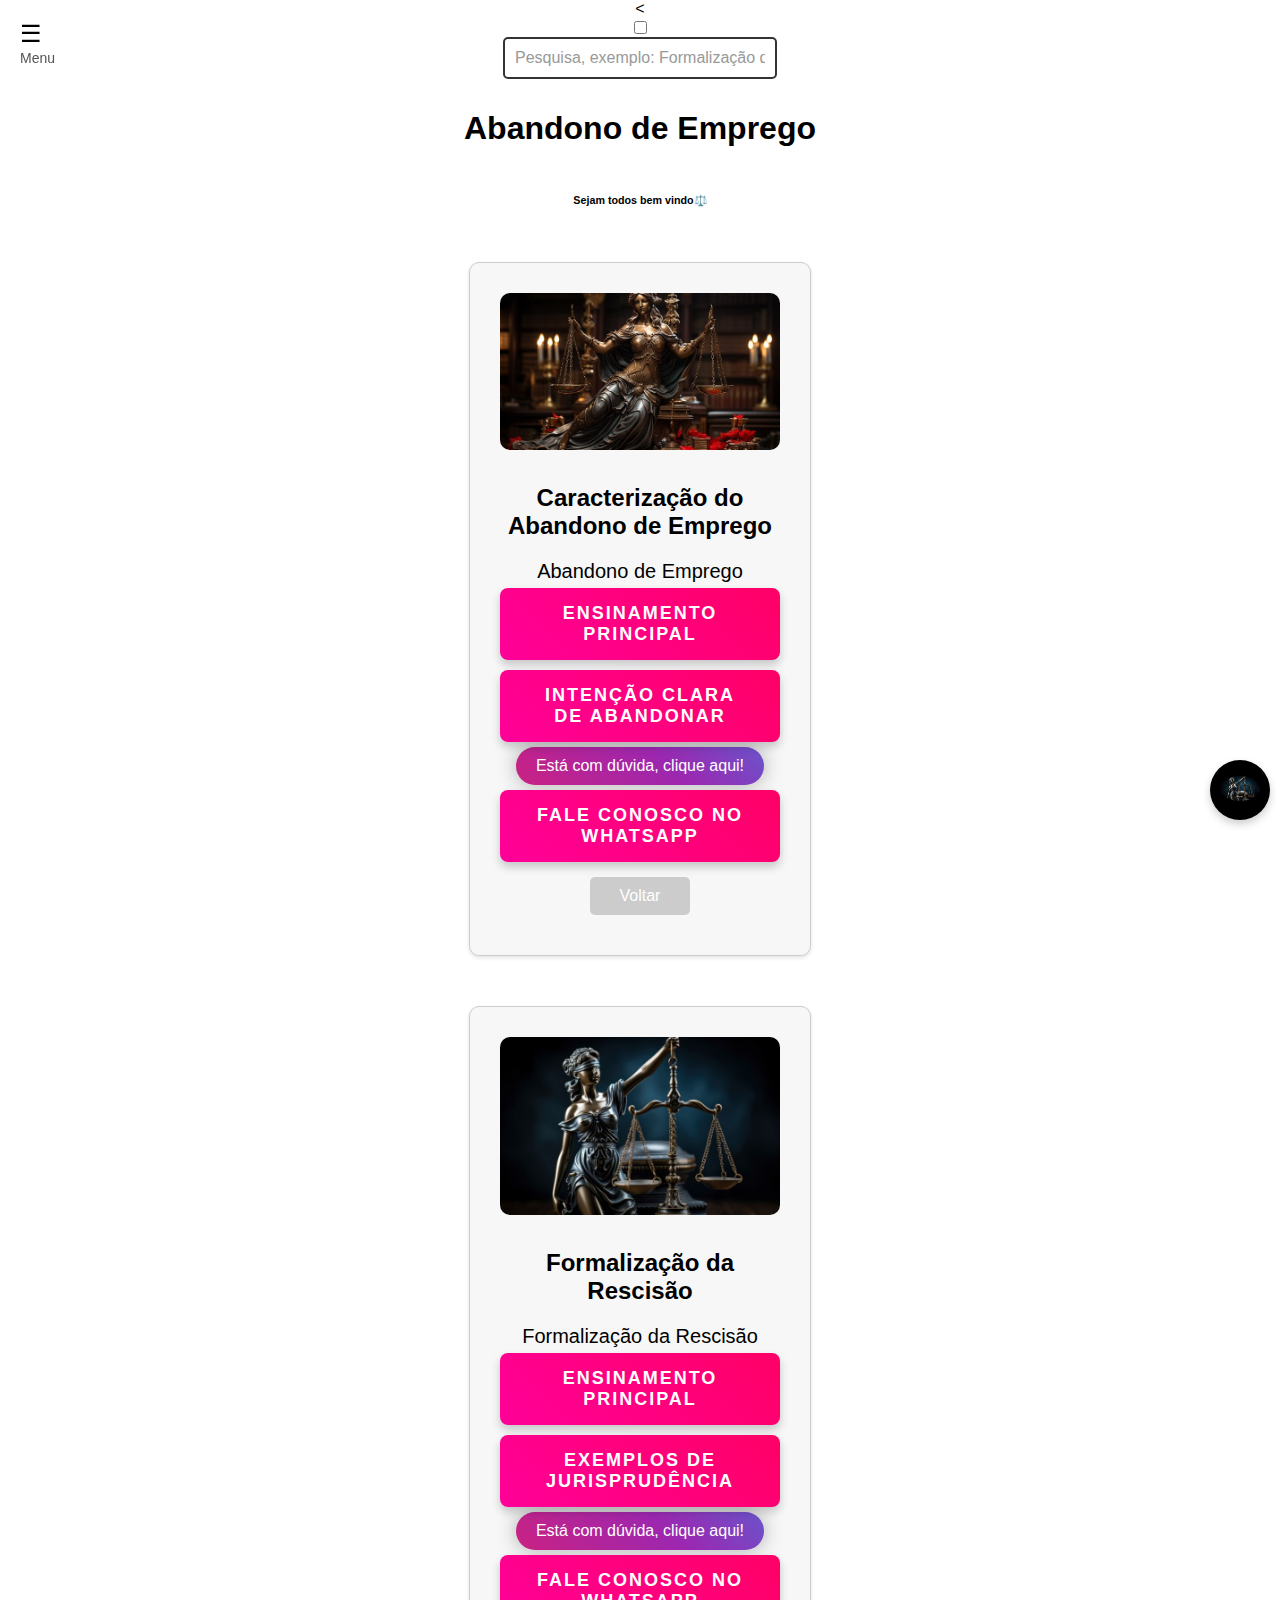
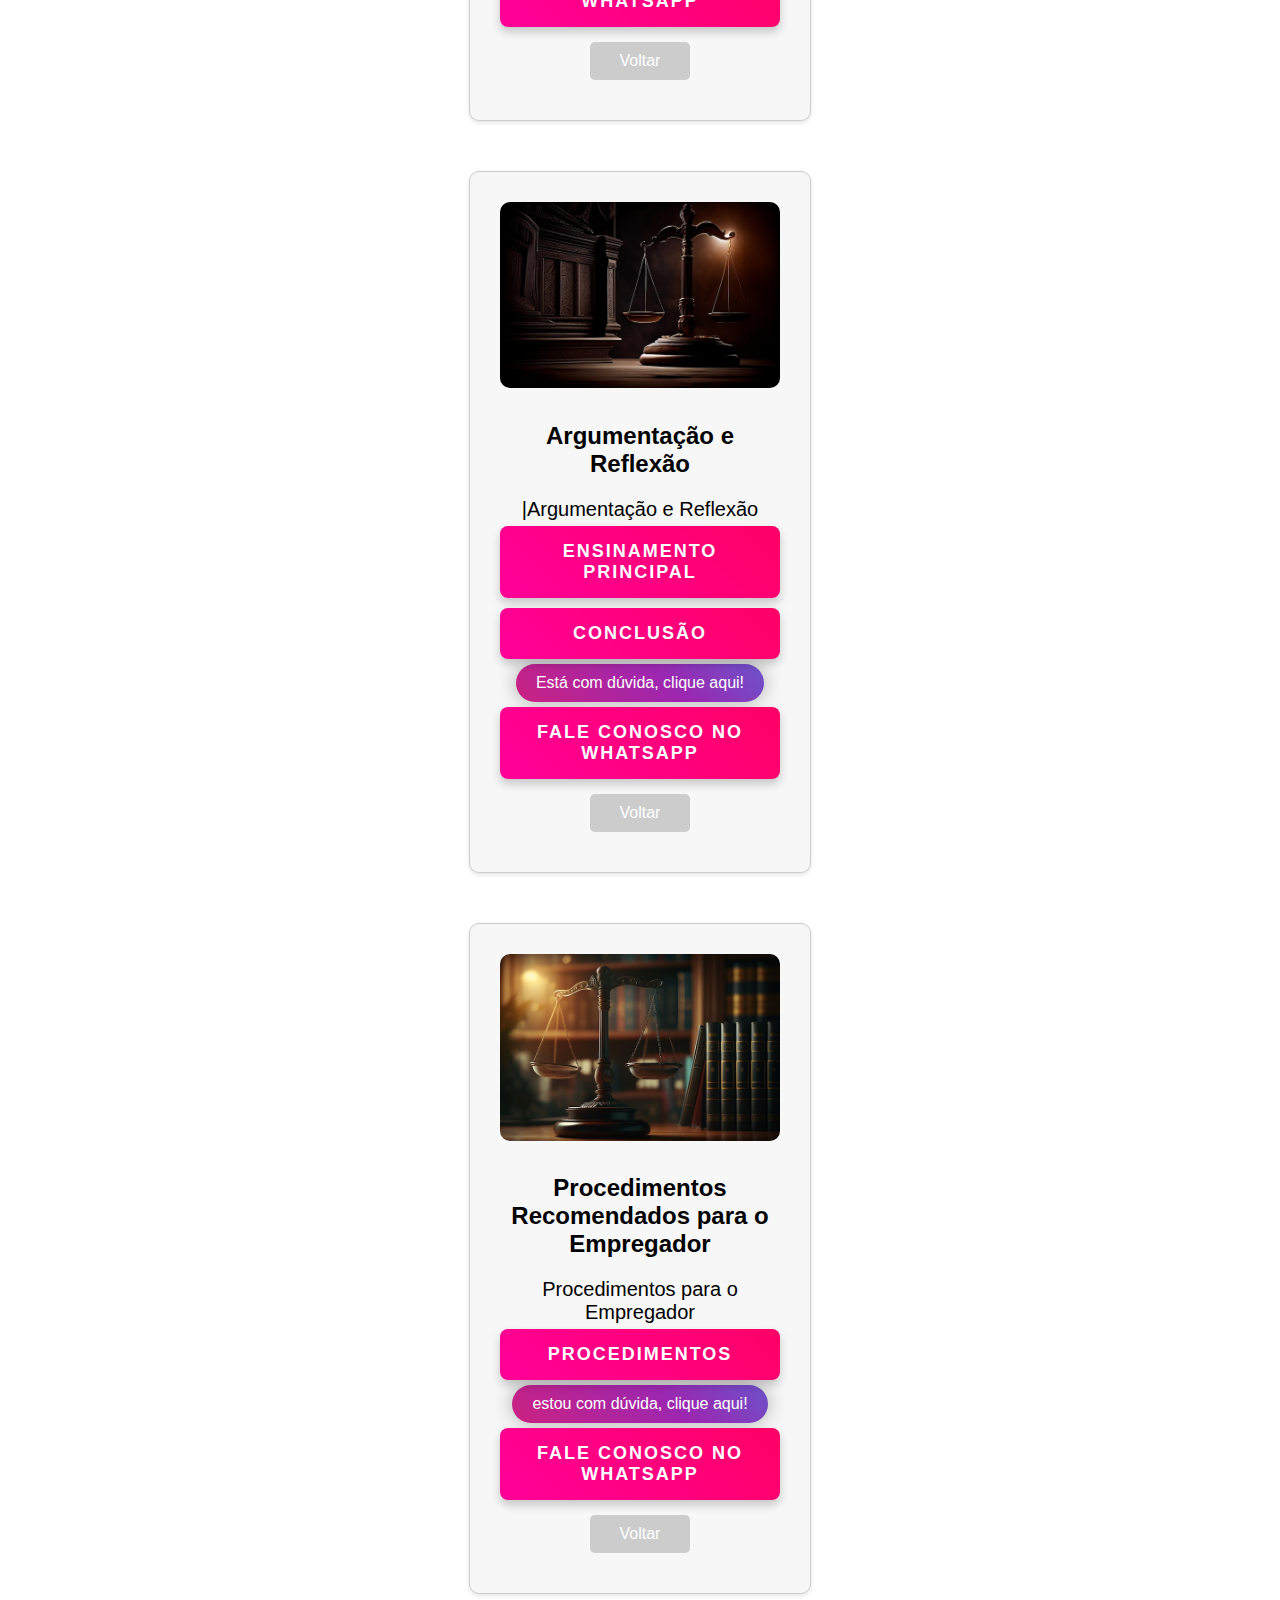
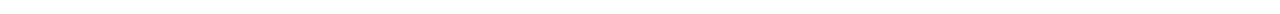
<file: vini.html>
<!DOCTYPE html>
<html>
<head>
  <meta name="viewport" content="width=device-width, initial-scale=1, maximum-scale=1, user-scalable=no">
  <link rel="stylesheet" href="styles.css">
  <meta charset="utf-8">
    <meta name="description" content="o poder dos alimentos .">
	  <meta name="keywords" content="estudar é a melhor coisas que podemos fazer.">
  	<meta name="author" content="Luciano c. sl. jr">
    <title>direito.com.vini.melhor-site </title>
    <link rel="icon" href="logo.png">

  
  <style>
      /* estilo para pagina */
    /* ... (cor, estilo cor, etc...) ... */
    body {
      display: flex;
      flex-direction: column;
      align-items: center;
      justify-content: center;
      margin: 0;
      font-family: Arial, sans-serif;
      background-color: #fff; /* Fundo branco */
      color: black; /* Texto preto */
    }
    .products-container {
      display: flex;
      flex-wrap: wrap;
      justify-content: center;
      margin-top: 10px;
    }
    .product {
      display: flex;
      flex-direction: column;
      align-items: center;
      margin: 20px;
      padding: 20px;
      border: 1px solid #ccc;
      border-radius: 10px;
      box-shadow: 0 2px 4px rgba(0, 0, 0, 0.1);
      background-color: #f7f7f7;
      max-width: 100px;
      text-align: center;
    }
    .product-image {
      max-width: 100%; /* Imagem preenchendo a largura */
      height: auto;
      border-radius: 10px;
      margin-bottom: 10px;
    }
    /* Estilos para o botão do carrinho */
.cart-button {
  position: fixed;
  bottom: 20px;
  right: 20px;
  background-color: #007bff;
  color: #fff;
  padding: 10px;
  border: none;
  border-radius: 50%;
  width: 60px;
  height: 60px;
  cursor: pointer;
  box-shadow: 0 4px 8px rgba(0, 0, 0, 0.2);
}

.cart-button img {
  width: 100%;
  height: auto;
}

/* Estilos para o modal do carrinho */
.cart-modal {
  display: none;
  position: fixed;
  top: 0;
  right: 0;
  bottom: 0;
  background-color: rgba(0, 0, 0, 0.5);
  width: 60%;
  max-width: 300px;
  padding: 20px;
  overflow-y: auto;
}

.cart-modal-content {
  background-color: #fff;
  padding: 10px;
  border-radius: 10px;
  box-shadow: 0 4px 8px rgba(0, 0, 0, 0.2);
}

.cart-close {
  text-align: right;
}

/* Estilos para a lista de produtos no carrinho */
.cart-product {
  display: flex;
  justify-content: space-between;
  margin-bottom: 10px;
}

.cart-product img {
  max-width: 50px;
  max-height: 50px;
}

/* Estilos para o botão de fechar o modal */
.cart-close-button {
  background-color: #ff0000;
  color: #fff;
  border: none;
  border-radius: 5px;
  padding: 5px 10px;
  cursor: pointer;
}

    .product-title {
      font-size: 24px;
      margin-bottom: 5px;
    }
    .product-description {
      font-size: 16px;
      margin-bottom: 10px;
    }
    .product-price {
      font-size: 20px;
      margin-bottom: 10px;
    }
    .details-link,
    .contact-button {
      color: #007bff;
      text-decoration: none;
      margin-top: 10px;
      display: block;
      font-size: 18px;
    }
    /* Estilo para a janela modal */
    .modal {
      display: none;
      position: fixed;
      top: 0;
      left: 0;
      width: 100%;
      height: 100%;
      background-color: rgba(0, 0, 0, 0.5);
    }
    .modal-content {
      background-color: #fff;
      max-width: 80%; /* Largura da janela modal */
      margin: 20px auto;
      padding: 20px;
      border-radius: 10px;
      text-align: center;
    }
    .modal-image {
      max-width: 100%; /* Imagem preenchendo a largura */
      height: auto;
      border-radius: 10px;
    }
    .back-button {
      background-color: #ccc;
      color: #fff;
      padding: 10px 20px;
      border: none;
      border-radius: 5px;
      font-size: 16px;
      cursor: pointer;
      text-decoration: none;
      margin-top: 10px;
    }
    .whatsapp-bar {
      background-color: #3bff00;
      padding: 5px;
      border-radius: 5px;
      color: #fff;
      text-align: center;
    }
    .footer {
      background-color: #fff;
      padding: 20px;
    }
    .product-button {
      background-color: #000;
      color: #fff;
      padding: 10px 20px;
      border: none;
      border-radius: 5px;
      font-size: 16px;
      text-decoration: none;
    }
    /* Estilos para o botão do carrinho */
.cart-button {
  position: fixed;
  bottom: 80px;
  right: 10px;
  background-color: black;  
  color: black;  
  border: none;
  border-radius5000%;
  width: 60px;
  height: 60p
  cursor: pointer;
  box-shadow: 0 4px 8px rgba(0, 0, 0, 0.2);  x;
}

.cart-button img {
  width: 100%;
  height: auto;
  border-radius: 130%;
}
<!-- finalizar pedido-->
.cart-modal-content {
  background-color: #fff;
  padding: 10px;
  border-radius: 10px;
  box-shadow: 0 4px 8px rgba(0, 0, 0, 0.2);
  position: relative;
}

#cart-products {
  max-height: 300px; /* Ajuste a altura máxima desejada */
  overflow-y: auto;
}

finalizar-pedido-button {
  background-color: #4CAF50; /* Verde */
  color: #fff;
  border: none;
  border-radius: 20px; /* Deixa as bordas redondas */
  padding: 10px 20px;
  font-size: 16px;
  cursor: pointer;
  position: absolute;
  bottom: 10px;
  left: 50%;
  transform: translateX(-50%);
}
<!-- ajuste das imagem dos produtos-->
.details-image {
  max-width: 150%;
  height: auto;
  max-height: 300px; /* Ajuste o tamanho conforme necessário */
}

.back-button {
  background-color: #007bff;
  color: #fff;
  padding: 10px 20px;
  border: none;
  border-radius: 5px;
  font-size: 16px;
  cursor: pointer;
  text-decoration: none;
  display: block;
  width: 100px; /* Largura do botão de volta */
  text-align: center;
  margin: 10px auto; /* Centralizar o botão horizontalmente */
}
.product {
  display: flex;
  flex-direction: column;
  align-items: center;
  margin: 10px;
  padding: 10px;
  border: 1px solid #ccc;
  border-radius: 10px;
  box-shadow: 0 2px 4px rgba(0, 0, 0, 0.1);
  background-color: #f7f7f7;
  max-width: 150px; /* Ajuste a largura conforme necessário */
# max-height: 800px; /* Ajuste a altura conforme necessário */
  text-align: center;
}

/* Outros estilos permanecem os mesmos */

.product-details {
  max-width: 6000px; /* Define a largura máxima para o card */
  margin: 0 auto; /* Centraliza o card */
  padding: 10px;
}
/* Estilos para a imagem dentro do modal */
.modal-image {
  max-width: 100%;
  height: auto;
}

/* Outros estilos, como botões, carrinho, etc. */
/* ... */

/* Ajuste do card do produto */
.product {
  display: flex;
  flex-direction: column;
  align-items: center;
  margin: 20px;
  padding: 20px;
  border: 1px solid #ccc;
  border-radius: 10px;
  box-shadow: 0 2px 4px rgba(0, 0, 0, 0.1);
  background-color: #f7f7f7;
  max-width: 300px;
  text-align: center;
}

/* Ajuste dos produtos no carrinho */
.cart-product img {
  max-width: 50px;
  max-height: 50px;
}

/* Ajuste do botão Voltar */
.back-button {
  background-color: #007bff;
  color: #fff;
  padding: 10px 20px;
  border: none;
  border-radius: 5px;
  font-size: 16px;
  cursor: pointer;
  text-decoration: none;
  display: block;
  width: 100px;
  text-align: center;
  margin: 10px auto;
}

/* Ajuste do botão Finalizar Pedido */
.finalizar-pedido-button {
  background-color: #4CAF50;
  color: #fff;
  border: none;
  border-radius: 20px;
  padding: 10px 20px;
  font-size: 16px;
  cursor: pointer;
  position: absolute;
  bottom: 10px;
  left: 50%;
  transform: translateX(-50%);
}
<!-- produtos pagina incial tudo-->
    .products-container {
      display: flex;
      flex-wrap: wrap;
      justify-content: center;
      margin-top: 20px;
    }
    .product {
      display: flex;
      flex-direction: column;
      align-items: center;
      margin: 20px;
      padding: 20px;
      border: 1px solid #ccc;
      border-radius: 10px;
      box-shadow: 0 2px 4px rgba(0, 0, 0, 0.1);
      background-color: #f7f7f7;
      max-width: 300px;
      text-align: center;
    }
    .product-image {
      max-width: 100%; /* Imagem preenchendo a largura */
      height: auto;
      border-radius: 10px;
      margin-bottom: 10px;
    }
    .product-title {
      font-size: 24px;
      margin-bottom: 5px;
    }
    .product-description {
      font-size: 16px;
      margin-bottom: 10px;
    }
    .product-price {
      font-size: 20px;
      margin-bottom: 10px;
    }
    .details-link,
    .contact-button {
      color: #007bff;
      text-decoration: none;
      margin-top: 10px;
      display: block;
      font-size: 20px;
      background-color: #26ff0068;
      border-radius: 0px;
      font-size: 20px;
  font-size: 18px;
  padding: 15px 30px;
  border: none;
  border-radius: 8px;
  cursor: pointer;
  text-transform: uppercase;
  letter-spacing: 2px;
  transition: all 0.3s;
  background: linear-gradient(45deg, #00ff00, #00cc00);
  color: #fff;
  box-shadow: 0 0 10px #00ff00, 0 0 20px #00ff00, 0 0 30px #00ff00;
  background: linear-gradient(45deg, #9900cc, #660099);
  color: #fff;
  box-shadow: 0 0 10px #9900cc, 0 0 20px #9900cc, 0 0 30px #9900cc;
  background: linear-gradient(45deg, #ff0099, #ff0066);
  color: #fff;
  box-shadow: 0 0 10px #ff0099, 0 0 20px #ff0099, 0 0 30px #ff0099;
  transform: translateY(-5px);
  box-shadow: 0 5px 10px rgba(0, 0, 0, 0.2);


    }
    /* Estilo para a janela modal */
    .modal {
      display: none;
      position: fixed;
      top: 0;
      left: 0;
      width: 100%;
      height: 100%;
      background-color: rgba(0, 0, 0, 0.5);
    }
    .modal-content {
      background-color: #fff;
      max-width: 50%; /* Largura da janela modal */
      margin: 0px auto;
      padding: 20px;
      border-radius: 10px;
      text-align: center;
    }
    .modal-image {
      max-width: 100%; /* Imagem preenchendo a largura */
      height: auto;
      border-radius: 1000px;
    }
    .back-button {
      background-color: #ccc;
      color: #fff;
      padding: 10px 20px;
      border: none;
      border-radius: 5px;
      font-size: 16px;
      cursor: pointer;
      text-decoration: none;
      margin-top: 10px;
    }
    .whatsapp-bar {
      background-color: #3bff00;
      padding: 5px;
      border-radius: 5px;
      color: #fff;
      text-align: center;
    }
    .footer {
      background-color: #fff;
      padding: 20px;
    }
    .product-button {
      background-color: #000;
      color: #fff;
      padding: 10px 20px;
      border: none;
      border-radius: 5px;
      font-size: 16px;
      text-decoration: none;
    }
    <!-- lupa -->
   .search-icon {
    position: fixed;
    top: 10px;
    left: 10px;
    cursor: pointer;
}

.circle {
    width: 50px; /* Tamanho da bolinha */
    height: 50px; /* Tamanho da bolinha */
    background-color: #000; /* Cor de fundo da bolinha */
    border-radius: 50%; /* Forma circular */
    display: flex;
    align-items: center;
    justify-content: center;
}

.lupa-icon {
    width: 30px; /* Largura da imagem da lupa */
    height: 30px; /* Altura da imagem da lupa */
    cursor: pointer;
}

.search-form {
    margin: 10px; /* Margem para posicionamento */
    text-align: center; /* Centraliza o formulário */
}

#search-input {
    padding: 10px; /* Espaçamento interno para entrada de texto */
    width: 250px; /* Largura do campo de pesquisa */
    border: 2px solid #333; /* Borda ao redor do campo de pesquisa */
    border-radius: 5px; /* Cantos arredondados */
    font-size: 16px; /* Tamanho da fonte */
}

#search-input::placeholder {
    color: #999; /* Cor do texto de espaço reservado (placeholder) */
}

#search-input:focus {
    border-color: #007bff; /* Cor da borda ao focar no campo */
    outline: none; /* Remove a borda ao redor do campo ao focar */
}
<!-- button remover carrinhos de compras-->
  /* CSS */
.btn-remove-neon {
  background-color: #ff6cc2; /* Cor de fundo rosa */
  color: #ffffff; /* Cor do texto branca */
  border: none;
  padding: 10px 20px;
  text-align: center;
  text-decoration: none;
  display: inline-block;
  font-size: 16px;
  border-radius: 20px; /* Bordas arredondadas */
  cursor: pointer;
  transition: background-color 0.3s ease, box-shadow 0.3s ease; /* Efeito de transição de cor e sombreamento */
  box-shadow: 0 4px 6px rgba(255, 108, 194, 0.4); /* Sombreamento padrão */
}

.btn-remove-neon:hover {
  background-color: #ff43a4; /* Cor de fundo rosa mais intensa no hover */
  box-shadow: 0 6px 8px rgba(255, 67, 164, 0.6); /* Sombreamento no hover */
}
<!-- notificação -->
/* Estilos para o botão neon */
.notification {
  color: #fff;
  border: none;
  border-radius: 20px;
  padding: 10px 20px;
  font-size: 16px;
  cursor: pointer;
  background-image: linear-gradient(45deg, #e91e63, #9c27b0, #2196f3, #ffffff, #4caf50);
  background-size: 400% 400%;
  animation: gradient 5s linear infinite;
  transition: box-shadow 0.3s;
  box-shadow: 0 0 20px rgba(0, 0, 0, 0.3);
}

.notification:hover {
  box-shadow: 0 0 20px rgba(0, 0, 0, 0.7);
}

@keyframes gradient {
  0% {
    background-position: 0% 50%;
  }
  50% {
    background-position: 100% 50%;
  }
  100% {
    background-position: 0% 50%;
  }
}

<!-- css menu -->
/* Esconder o checkbox */
.new-menu-toggle {
    display: none;
}

/* Estilizar o ícone do menu */
.new-menu-icon {
    display: block;
    cursor: pointer;
    font-size: 24px;
    position: fixed;
    left: 20px; /* Define a distância do canto esquerdo da tela */
    top: 20px; /* Define a distância do topo da tela */
}

/* Estilizar o texto do menu */
#new-menu-text {
    position: fixed;
    left: 20px; /* Define a distância do canto esquerdo da tela */
    top: 50px; /* Define a distância do topo da tela */
    font-size: 14px;
    color: #555;
}

/* Estilizar a barra de navegação */
.new-navbar {
    display: none; /* Oculta o menu inicialmente */
    position: fixed;
    left: 0;
    top: 60px; /* Define a distância do topo da tela */
    background-color: #fff; /* Cor de fundo do menu */
    padding: 10px;
    border-radius: 5px;
    box-shadow: 0 2px 5px rgba(0,0,0,0.1); /* Sombra para efeito visual */
    z-index: 999; /* Garante que o menu esteja sobreposto a outros elementos */
    transition: left 0.3s ease; /* Adiciona uma transição suave para a animação */
}

/* Mostrar o menu quando o checkbox estiver marcado */
.new-menu-toggle:checked ~ .new-navbar {
    display: block; /* Exibe o menu quando o hambúrguer é clicado */
    left: 70px; /* Ajusta a posição do menu para o lado direito */
}

/* Estilizar a barra de navegação */
.new-navbar {
    display: none; /* Oculta o menu inicialmente */
    position: fixed;
    left: 0;
    top: 60px; /* Define a distância do topo da tela */
    background-color: #fff; /* Cor de fundo do menu */
    padding: 10px;
    border-radius: 5px;
    box-shadow: 0 2px 5px rgba(0,0,0,0.1); /* Sombra para efeito visual */
    z-index: 999; /* Garante que o menu esteja sobreposto a outros elementos */
    transition: left 0.3s ease; /* Adiciona uma transição suave para a animação */
    color: #333; /* Cor do texto do menu */
}

/* Estilizar os itens do menu */
.new-menu li a {
    text-decoration: none;
    color: inherit; /* Herda a cor do texto da barra de navegação */
}


<!-- notificação -->


</style>
</head>
<body>
    <!-- vookies -->
       <!-- notificação -->
    
<<input type="checkbox" id="new-menu-toggle" class="new-menu-toggle">
<label for="new-menu-toggle" class="new-menu-icon">&#9776;</label>
<span id="new-menu-text">Menu</span>


<nav class="new-navbar">
    <ul class="new-menu">
        <li><a class="new-active" href="jogo.html">jogos🕹️</a></li>
        <li><a href="fina.html">finanças 📊</a></li>
        <li><a href="filme.html">filmes 🎥</a></li>
        <li><a href="book.html">livros 📚</a></li>
    </ul>
</nav>


<div class="new-icons">
    <a href="#" class="fas fa-heart"></a>
    <a href="#" class="fas fa-shopping-cart"></a>
    <a href="#" class="fas fa-user"></a>
</div>

<!-- notificação -->
    
    <!-- cookies -->
    <!-- pesquisa -->
<div class="search-bar">
    <input type="text" id="search-input" placeholder="Pesquisa, exemplo: Formalização da Rescisão" oninput="searchProducts()">
</div>
<div class="products-container">
    <!-- Seus produtos aqui, cada produto deve ter uma classe "product" -->
</div>
<!-- produtos a abaixo-->
<h1>Abandono de Emprego</h1>
<h6>Sejam todos bem vindo⚖️</h6>
<!-- corpinho kkkk-->

<div class="products-container">
    <div class="product">
        <div class="product-details">
            <img src="log1.jpg" alt="Caracterização do Abandono de Emprego " class="product-image details-image">
            <h2 class="product-title">Caracterização do Abandono de Emprego</h2>
            <p class="product-price"> Abandono de Emprego</p>
            <a href="#" class="details-link" onclick="openModal('log1.jpg', 'Para caracterizar o abandono de emprego, é necessário que o empregado se ausente do trabalho por um período prolongado e sem justificativa<br> demonstrando a intenção de não mais retornar. A jurisprudência e a doutrina trabalhista entendem que um período de 30 dias consecutivos de ausência injustificada pode configurar abandono de emprego.')">ensinamento principal</a>
            <a href="#" class="details-link" onclick="openModal('log1.jpg', 'Além da ausência prolongada, é fundamental que haja uma intenção clara do empregado de não mais retornar ao trabalho. Este aspecto subjetivo é crucial, pois a simples ausência por 30 dias não é suficiente para configurar o abandono. A intenção pode ser inferida através de ações ou omissões do empregado, como a falta de resposta às notificações do empregador.')">Intenção Clara de Abandonar</a>
            <button class="add-to-cart-button neon-button " data-nome="Caracterização do Abandono de Emprego  " data-preco="1.00" data-imagem="log1.jpg">Está com dúvida, clique aqui!</button>
            <a href="https://api.whatsapp.com/send?phone=+556798948044&text=Caracterização do Abandono de Emprego, estive no seu site vini" class="contact-button">Fale Conosco no WhatsApp</a>
            <button class="back-button" onclick="closeModal()">Voltar</button>
        </div>
    </div>
</div>

<!-- corpinho 2 kkkk-->

<div class="products-container">
    <div class="product">
        <div class="product-details">
            <img src="log3.jpg" alt="formalização da recisão  " class="product-image details-image">
            <h2 class="product-title">Formalização da Rescisão</h2>
            <p class="product-price"> Formalização da Rescisão</p>
            <a href="#" class="details-link" onclick="openModal('log3.jpg', 'Após adotar essas medidas e transcorrido o período de 30 dias consecutivos de ausência injustificada, o empregador pode proceder com a rescisão do contrato de trabalho por justa causa. Esta deve ser formalizada por escrito, especificando o motivo da justa causa e anexando as evidências que comprovem o abandono de emprego.')">ensinamento principal</a>
            <a href="#" class="details-link" onclick="openModal('log3.jpg', 'A jurisprudência brasileira oferece diversos exemplos que elucidam a aplicação prática dessa norma. Um exemplo relevante é o caso julgado pelo Tribunal Superior do Trabalho (TST), onde o empregador conseguiu comprovar a intenção de abandono por parte do empregado mediante a apresentação de notificações enviadas e não respondidas, além de testemunhas que confirmaram as tentativas de contato. ')">Exemplos de Jurisprudência</a>
            <button class="add-to-cart-button neon-button " data-nome="formalização de recisão   " data-preco="1.00" data-imagem="log3.jpg">Está com dúvida, clique aqui!</button>
            <a href="https://api.whatsapp.com/send?phone=+556798948044&text=Caracterização do Abandono de Emprego, estive no seu site vini" class="contact-button">Fale Conosco no WhatsApp</a>
            <button class="back-button" onclick="closeModal()">Voltar</button>
        </div>
    </div>
</div>
<!-- corpinho 3 kkkkk-->

<div class="products-container">
    <div class="product">
        <div class="product-details">
            <img src="log4.jpg" alt=" |Argumentação e Reflexão " class="product-image details-image">
            <h2 class="product-title">Argumentação e Reflexão</h2>
            <p class="product-price"> |Argumentação e Reflexão</p>
            <a href="#" class="details-link" onclick="openModal('log4.jpg', 'A existência dessa norma visa proteger os empregadores de situações em que o empregado, ao abandonar o posto de trabalho, causa prejuízos e desorganização no ambiente laboral. Por outro lado, a necessidade de comprovar a intenção do abandono e a adoção de medidas formais para notificar o empregado garantem que os direitos dos trabalhadores não sejam violados arbitrariamente.')">ensinamento principal</a>
            <a href="#" class="details-link" onclick="openModal('log4.jpg', 'Portanto, o abandono de emprego, previsto no artigo 482, alínea i, da CLT, é uma justa causa que exige uma análise cuidadosa e a adoção de procedimentos rigorosos por parte do empregador. Com a consolidação do entendimento jurídico e as práticas recomendadas, tanto empregadores quanto empregados têm seus direitos e deveres equilibrados, assegurando um ambiente de trabalho mais justo e organizado. Em caso de questionamento judicial, a apresentação de todas as provas documentais e testemunhais será fundamental para a validação da justa causa aplicada Este processo é essencial para manter a justiça no ambiente de trabalho, garantindo que o contrato seja respeitado e que a confiança entre empregador e empregado seja preservada. Assim, ambos podem contribuir para um ambiente laboral mais produtivo e harmonioso..')">conclusão</a>
            <button class="add-to-cart-button neon-button " data-nome="formalização de recisão   " data-preco="1.00" data-imagem="log4.jpg">Está com dúvida, clique aqui!</button>
            <a href="https://api.whatsapp.com/send?phone=+556798948044&text=Caracterização do Abandono de Emprego, estive no seu site vini" class="contact-button">Fale Conosco no WhatsApp</a>
            <button class="back-button" onclick="closeModal()">Voltar</button>
        </div>
    </div>
</div>

<!-- funcao 1  -->
<div class="products-container">
    <div class="product">
        <div class="product-details">
            <img src="log2.jpg" alt="vini" class="product-image details-image">
            <h2 class="product-title">Procedimentos Recomendados para o Empregador</h2>
            <p class="product-price">Procedimentos para o Empregador</p>
            <a href="#" class="details-link" onclick="openModal('log2.jpg','Para que o empregador possa rescindir o contrato de trabalho por justa causa com base no abandono de emprego, é recomendável adotar algumas medidas para comprovar a intenção do empregado e se resguardar de eventuais questionamentos futuros. Estas medidas incluem:<br>1. **Notificação ao Empregado**:- **Forma da Notificação**: Deve ser feita preferencialmente por escrito, com aviso de recebimento, e pode ser enviada por correio, e-mail ou qualquer outro meio que permita comprovar o envio e o recebimento.- **Conteúdo**: A notificação deve solicitar que o empregado retorne ao trabalho ou justifique sua ausência.<Br>2. **Registro das Ausências**:**Documentação**: O empregador deve manter um registro detalhado das ausências do empregado, anotando os dias em que ele não compareceu ao trabalho e as tentativas de contato realizadas.<Br>3. **Testemunhas**:  - **Confirmação da Ausência**: Se possível, contar com testemunhas que possam confirmar a ausência do empregado e as tentativas de contato realizadas.<Br>4. **Comunicação ao Sindicato**:**Informação Formal**: Em alguns casos, pode ser recomendável comunicar o sindicato da categoria sobre a situação, especialmente se houver previsão em convenção ou acordo coletivo.')">PROCEDIMENTOS</a>
            <button class="add-to-cart-button neon-button " data-nome="vini" data-preco="10.00" data-imagem="log2.jpg">estou com dúvida, clique aqui!</button>
            <a href="https://api.whatsapp.com/send?phone=+556798948044&text=ola vini estive no seu site, podemos conversar sobre o assunto, oque acha? " class="contact-button">Fale Conosco no WhatsApp</a>
            <button class="back-button" onclick="closeModal()">Voltar</button>
        </div>
    </div>
</div>


<!-- Janela modal -->
<div class="modal" id="modal">
    <div class="modal-content" id="modal-content">
        <!-- O conteúdo da janela modal será carregado aqui -->
    </div>
</div>


<!-- Botão para abrir o carrinho -->
<button id="show-cart-button" class="cart-button">
    <img src="dvd.jpg" alt="duvidas">
</button>

<!-- Modal do carrinho -->
<div class="cart-modal" id="cart-modal">
    <div class="cart-modal-content">
        <button id="cart-close-button" class="cart-close-button">Fechar</button>
        <h3>Produtos no Carrinho</h3>
        <div id="cart-products"></div>
        <button id="finalizar-pedido-button" class="finalizar-pedido-button">Finalizar Dúvida?</button>
    </div>
</div>

<!-- menu<!--  -->
        <div class="menu-icon" id="menu-icon" onclick="toggleMenu()">
    <div class="bar"></div>
    <div class="bar"></div>
    <div class="bar"></div>
</div>

    </header>
    
<script>
// Array para armazenar os produtos no carrinho
    const carrinho = [];

    // Função para abrir o modal do carrinho
    document.getElementById('show-cart-button').addEventListener('click', () => {
      document.getElementById('cart-modal').style.display = 'block';
      exibirProdutosNoCarrinho();
    });

    // Função para fechar o modal do carrinho
    document.getElementById('cart-close-button').addEventListener('click', () => {
      document.getElementById('cart-modal').style.display = 'none';
    });

    // Adicione um evento de clique //
function reproduzirAudio() {
  const audio = new Audio('bot.mp3'); // Substitua 'bot.mp3' pelo caminho para o seu arquivo de áudio
  audio.preload = 'auto';
  audio.play();
}

// Adicione um evento de clique //
function exibirMensagem() {
  // Exibir a mensagem na tela
  alert('Sua dúvida foi adicionada à caixinha de dúvidas.');

  // Remover a mensagem após 2 segundos (opcional)
  setTimeout(() => {
    // Limpar a mensagem da caixa de diálogo (opcional)
    window.alert = function () {};
  }, 2000);
}



const botoesAdicionar = document.querySelectorAll('.add-to-cart-button');
botoesAdicionar.forEach((botao) => {
  botao.addEventListener('click', function() {
    const nome = this.getAttribute('data-nome');
    const preco = parseFloat(this.getAttribute('data-preco'));
    const imagem = this.getAttribute('data-imagem');

    // Cria um objeto representando o produto
    const produto = {
      nome: nome,
      preco: preco,
      imagem: imagem
    };

    // Adiciona o produto à lista de produtos no carrinho
    carrinho.push(produto);

    // Atualiza o localStorage com a lista de produtos no carrinho
    localStorage.setItem('carrinho', JSON.stringify(carrinho));

    // Exibe os produtos no carrinho
    exibirProdutosNoCarrinho();

    // Exibe a mensagem de confirmação
    

    // Reproduz o áudio de confirmação
    reproduzirAudio();
  });
});

    
    // Função para exibir os produtos no carrinho
    function exibirProdutosNoCarrinho() {
      const cartModalContent = document.getElementById('cart-products');

      // Obtém a lista de produtos no carrinho do localStorage
      const produtosNoCarrinho = JSON.parse(localStorage.getItem('carrinho')) || [];

      if (produtosNoCarrinho.length === 0) {
        cartModalContent.innerHTML = '<p>Carrinho vazio.</p>';
      } else {
        cartModalContent.innerHTML = '';
        let valorTotal = 0;  // Variável para armazenar o valor total

        produtosNoCarrinho.forEach((item, index) => {
          const productDiv = document.createElement('div');
          productDiv.classList.add('cart-product');

          productDiv.innerHTML = `
            <img src="${item.imagem}" alt="${item.nome}">
            <span>${item.nome} - R$ ${item.preco.toFixed(2)}</span>
          `;

          // Adicionar botão de remoção
          const removeButton = document.createElement('button');
          removeButton.textContent = 'Remover';
          removeButton.addEventListener('click', () => {
            removerProduto(index);
          });

          productDiv.appendChild(removeButton);
          cartModalContent.appendChild(productDiv);

          // Atualizar o valor total
          valorTotal += item.preco;
        });

        // Exibe o valor total no carrinho
        const totalDiv = document.createElement('div');
        totalDiv.classList.add('cart-total');
        totalDiv.textContent = `Total: R$ ${valorTotal.toFixed(2)}`;
        cartModalContent.appendChild(totalDiv);
      }
    }

    // Função para remover produtos do carrinho
    function removerProduto(index) {
      // Remove o produto do carrinho
      carrinho.splice(index, 1);

      // Atualiza o localStorage com a lista de produtos no carrinho
      localStorage.setItem('carrinho', JSON.stringify(carrinho));

      // Atualiza a exibição do carrinho
      exibirProdutosNoCarrinho();
    }

    <!-- java -->
document.getElementById('finalizar-pedido-button').addEventListener('click', () => {
  const produtosNoCarrinho = JSON.parse(localStorage.getItem('carrinho')) || [];
  let mensagem = 'Finalizar Pedido - Meu pedido:\n';

  if (produtosNoCarrinho.length > 0) {
    produtosNoCarrinho.forEach((produto, index) => {
      mensagem += `${index + 1}. ${produto.nome} - R$ ${produto.preco.toFixed(2)}\n`;
    });

    const nome = prompt('Qual é seu nome?:');
    if (nome === null) {
      return; // Cancela o pedido se o usuário clicar em "Cancelar"
    }

    const cidade = prompt('Qual sua cidade?:');
    if (cidade === null) {
      return; // Cancela o pedido se o usuário clicar em "Cancelar"
    }

    const complemento = prompt('Sua idade? (opcional):');
    if (complemento === null) {
      return; // Cancela o pedido se o usuário clicar em "Cancelar"
    }

    const formaPagamento = prompt('Por favor, conversa comigo e grátis haha):');
    if (formaPagamento === null) {
      return; // Cancela o pedido se o usuário clicar em "Cancelar"
    }

    if (formaPagamento === 'dinheiro') {
      const troco = prompt('escreva um poema, brincadeira haha:');
      if (troco === null) {
        return; // Cancela o pedido se o usuário clicar em "Cancelar"
      }
      mensagem += '\nInformações do Pedido:\n';
      mensagem += `Nome: ${nome}\nCidade: ${cidade}\nComplemento: ${complemento}\n`;
      mensagem += `Forma de Pagamento: ${formaPagamento}\n`;
      mensagem += `conversa vip : ${troco}\n`;
    } else {
      mensagem += '\nInformações do Pedido:\n';
      mensagem += `Nome: ${nome}\nCidade: ${cidade}\nComplemento: ${complemento}\n`;
      mensagem += `conversa 1 : ${formaPagamento}\n`;
    }

    const numeroWhatsApp = '+556798948044';
    window.location.href = `https://api.whatsapp.com/send?phone=${numeroWhatsApp}&text=${encodeURIComponent(mensagem)}`;

    localStorage.removeItem('carrinho');
    exibirProdutosNoCarrinho();
  } else {
    alert('Seu carrinho está vazio. Adicione produtos antes de finalizar o pedido.');
  }
});


<!-- para abrir a descrição-->
function openModal(imageUrl, description) {
      var modal = document.getElementById('modal');
      var modalContent = document.getElementById('modal-content');
      
      modalContent.innerHTML = `
        <img src="${imageUrl}" alt="Vini" class="modal-image">
        <p>${description}</p>
        <a href="vini.html" class="back-button" onclick="closeModal()">Voltar</a>
      `;

      modal.style.display = 'block';
    }

    function closeModal() {
      var modal = document.getElementById('modal');
      modal.style.display = 'none';
    }

<!-- 440444004 -->

document.addEventListener("DOMContentLoaded", function() {
    // Seleciona o elemento do botão de menu
    var newMenuToggle = document.getElementById('new-menu-toggle');
    
    // Seleciona o elemento da barra de navegação
    var newNavbar = document.querySelector('.new-navbar');

    // Adiciona um evento de clique ao botão de menu
    newMenuToggle.addEventListener('click', function() {
        // Alternar entre mostrar e ocultar a barra de navegação
        newNavbar.style.display = (newNavbar.style.display === 'block') ? 'none' : 'block';
    });
});


</script>
<script src="bar.js"></script>
</body>
</html>
</file>
<file: css/style.css>
html{
    cursor: url(../img/mata_mosca.png) 30 30, auto;
}
/* Colocando a imagem de fundo */
body{
    background-repeat: no-repeat;
    background-size: 100%;
    background-image: url(../img/bg.jpg);
}

/* CSS da mosca */
#fly{
    display: none;
    width: 100px;
    position: absolute;
}
</file>
<file: styles.css>
/* CSS no arquivo styles.css */
.neon-button {
  color: #fff;
  border: none;
  border-radius: 20px;
  padding: 10px 20px;
  font-size: 16px;
  cursor: pointer;
  background-image: linear-gradient(45deg, #e91e63, #9c27b0, #2196f3, #ffffff, #4caf50);
  background-size: 400% 400%;
  animation: gradient 5s linear infinite;
  transition: box-shadow 0.3s;
  box-shadow: 0 0 20px rgba(0, 0, 0, 0.3);
}

.neon-button:hover {
  box-shadow: 0 0 20px rgba(0, 0, 0, 0.7);
}

@keyframes gradient {
  0% {
    background-position: 0% 50%;
  }
  50% {
    background-position: 100% 50%;
  }
  100% {
    background-position: 0% 50%;
  }
}


/* logo roda pe */
/* Estilos para a barra de navegação (menu) */
/* Estilos para o cabeçalho */
body {
    margin: 0;
    font-family: Arial, sans-serif;
}

header {
    color: #fff;
    padding: 10px 20px;
    display: flex;
    justify-content: space-between;
    align-items: center;
    position: fixed;
    top: 0;
    left: 0;
    right: 0;
}

.menu-icon {
    display: none; /* Ícone do menu hambúrguer inicialmente oculto em telas maiores */
    flex-direction: column;
    cursor: pointer;
    background: white;
}

.bar {
    width: 25px;
    height: 3px;
    background-color: black;
    margin: 3px 0;
    transition: 0.4s;
}

nav {
    display: flex;
}

ul {
    list-style: none;
    margin: 0;
    padding: 0;
    display: flex;
}

li {
    margin: 0 20px;
}

a {
    text-decoration: none;
    color: #fff;
    font-weight: bold;
}

.hidden {
    display: none; /* Menu inicialmente oculto */
}

/* Estilos para menu em telas menores (usando media query) */
@media (max-width: 768px) {
    .menu-icon {
        display: flex;
    }
    
    nav {
        flex-direction: column;
        position: absolute;
        top: 50px;
        left: 0;
        width: 100%;
        background-color: #333;
    }

    .hidden {
        display: block; /* Exibir o menu quando clicar no ícone do menu */
    }
}
/* Estilos para ocultar o menu por padrão */
</file>
